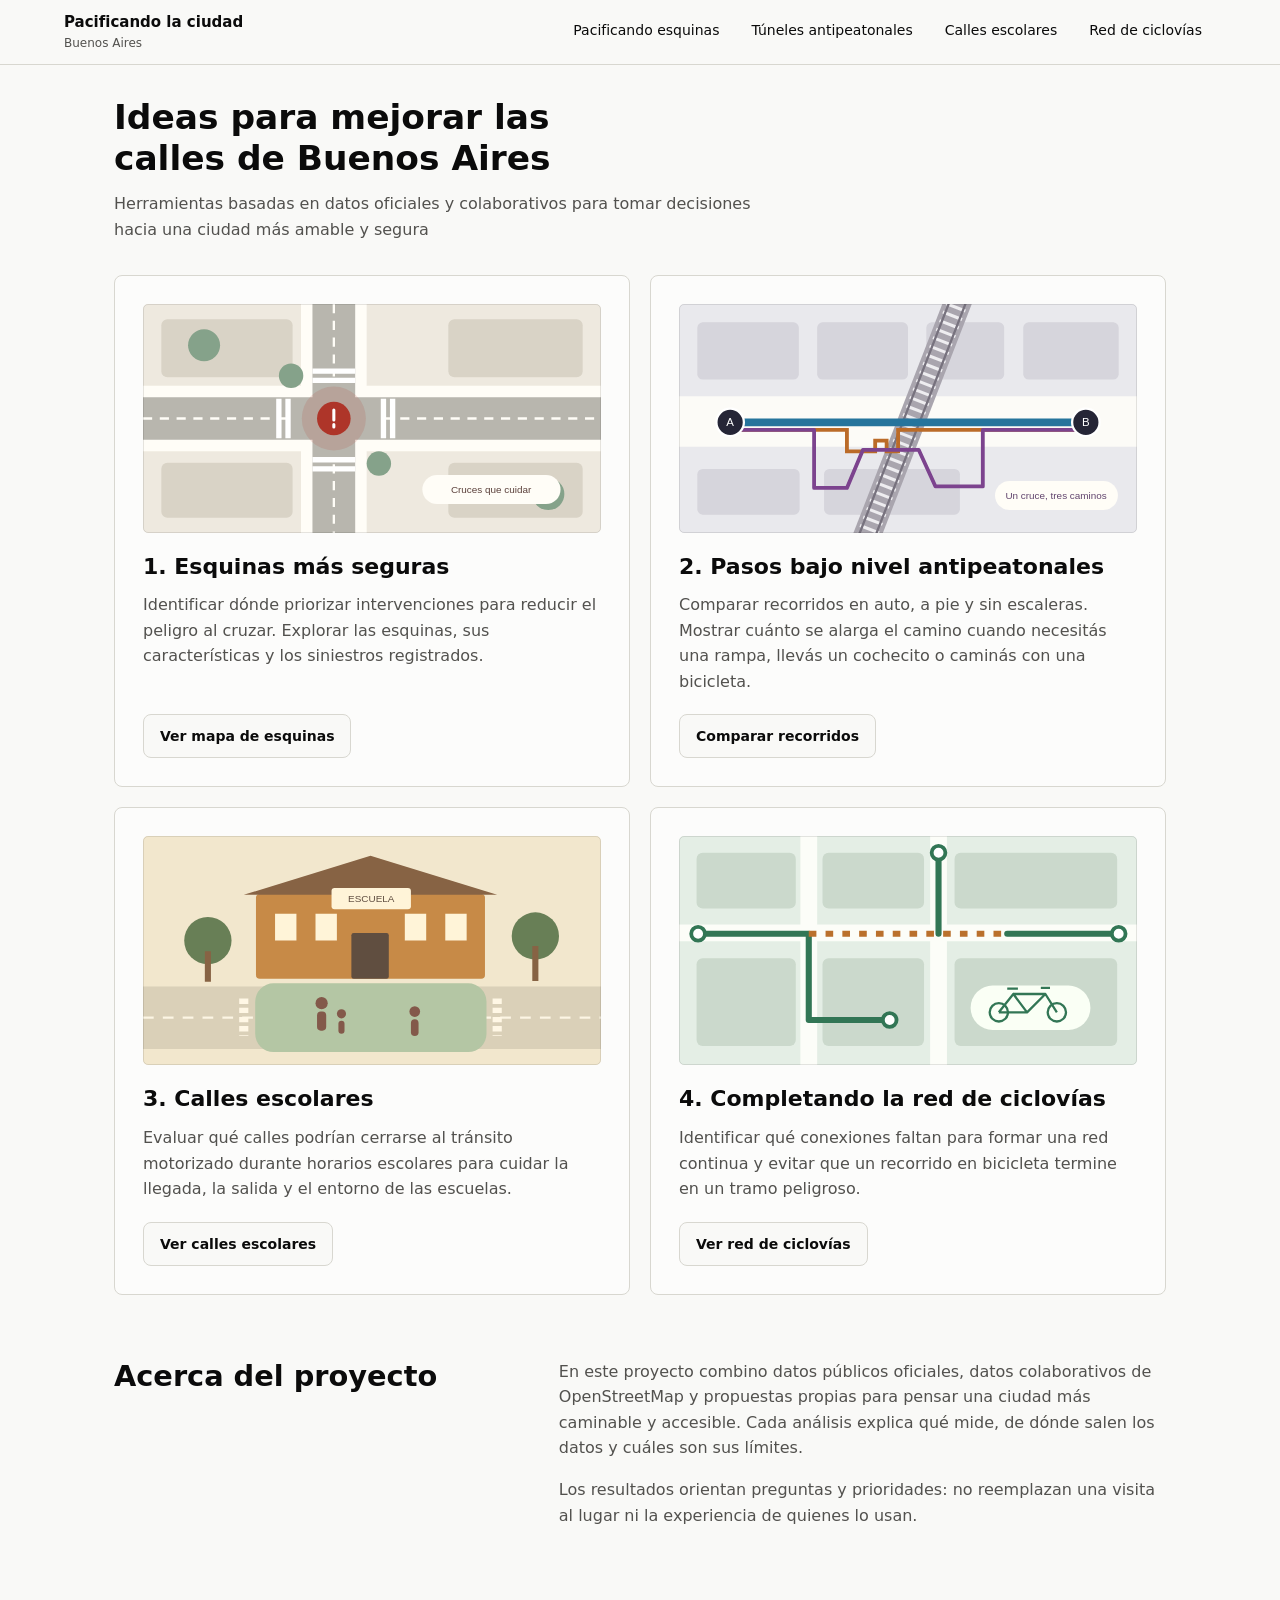
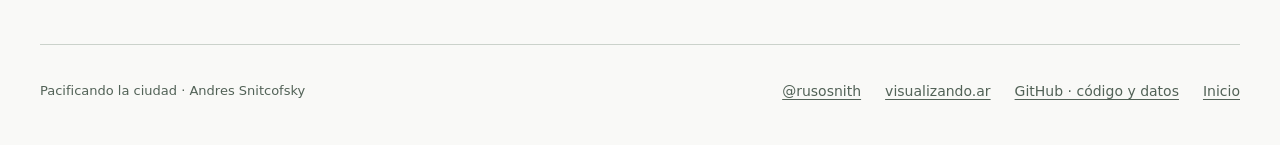
<file: index.html>
<!doctype html>
<html lang="es">
<head>
  <meta charset="utf-8">
  <meta name="viewport" content="width=device-width, initial-scale=1">
  <title>Pacificando la ciudad — Buenos Aires</title>
  <script>location.replace('web/' + location.search + location.hash);</script>
  <meta http-equiv="refresh" content="0; url=web/">
</head>
<body>
  <a href="web/">Pacificando la ciudad</a>
</body>
</html>
</file>
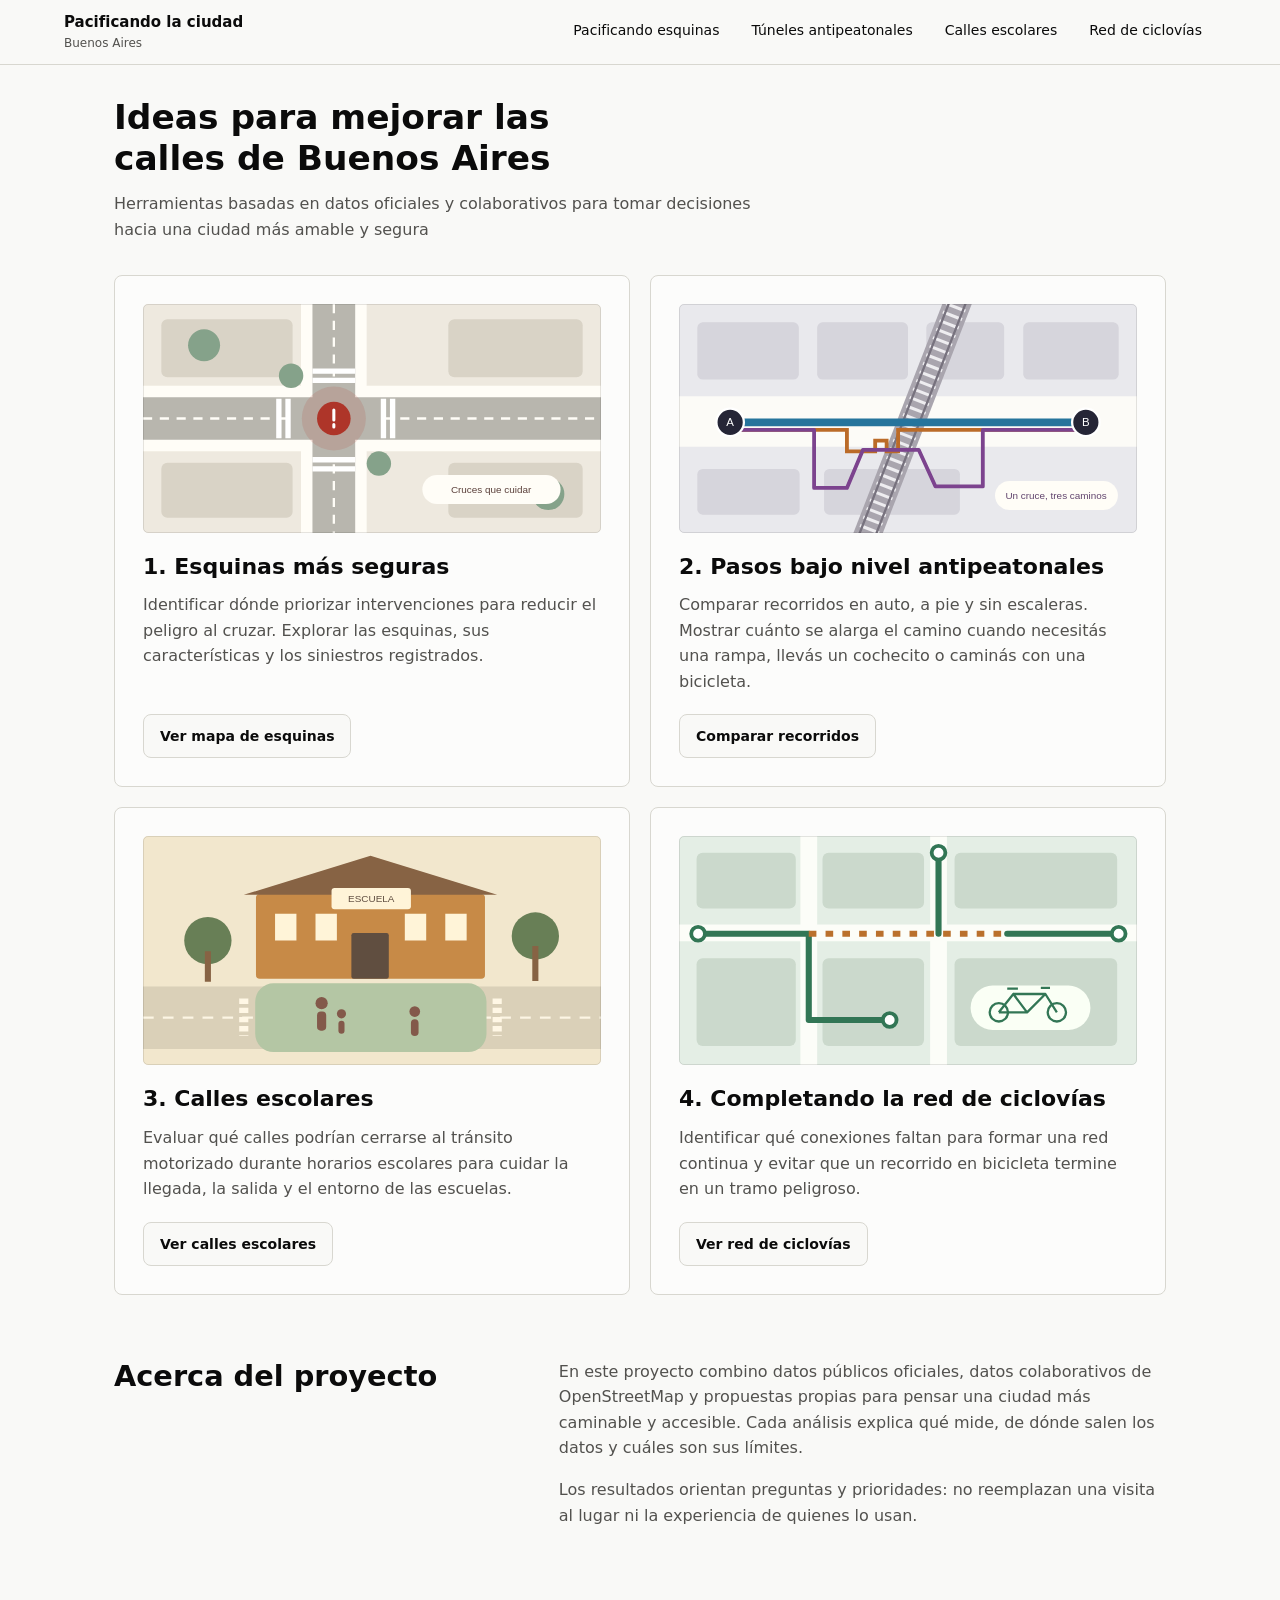
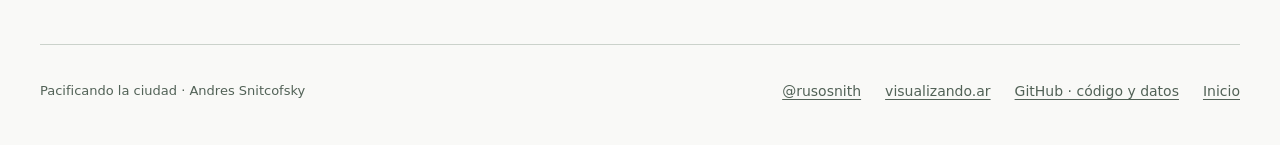
<file: web/index.html>
<!doctype html>
<html lang="es">
<head>
<link rel="stylesheet" href="site-ui.css?v=comments1">
<script src="site-ui.js?v=comments1"></script>
  <meta charset="utf-8">
  <meta name="viewport" content="width=device-width, initial-scale=1">
  <title>Pacificando la ciudad — Buenos Aires</title>
  <meta name="description" content="Ideas para mejorar las calles de Buenos Aires.">
  <link rel="stylesheet" href="landing.css?v=compact2">
  <script>
    // Preserve previously shared links to the analysis.
    if (location.hash === '#tuneles') location.replace('tuneles.html');
    if (location.hash === '#esquinas') location.replace('analisis.html');
  </script>
</head>
<body>
  <a class="skip" href="#contenido">Saltar al contenido</a>
  <header class="site-header"><div class="site-header-inner"><a class="site-brand" href="index.html"><strong>Pacificando la ciudad</strong><span>Buenos Aires</span></a><nav class="site-nav" aria-label="Análisis"><a href="analisis.html">Pacificando esquinas</a><a href="tuneles.html">Túneles antipeatonales</a><a href="escuelas.html">Calles escolares</a><a href="ciclovias.html">Red de ciclovías</a></nav></div></header>
  <main id="contenido" class="wrap">
    <section class="hero" aria-labelledby="proposito">
      <h1 id="proposito">Ideas para mejorar las calles de Buenos Aires</h1>
      <p class="intro">Herramientas basadas en datos oficiales y colaborativos para tomar decisiones hacia una ciudad más amable y segura</p>
    </section>
    <section id="explorar" aria-label="Análisis">
      <div class="projects">
        <article class="project">
          <img class="project-thumb" src="assets/esquinas.svg" alt="" width="600" height="300">
          <h2>1. Esquinas más seguras</h2>
          <p>Identificar dónde priorizar intervenciones para reducir el peligro al cruzar. Explorar las esquinas, sus características y los siniestros registrados.</p>
          <a class="project-cta" href="analisis.html#esquinas">Ver mapa de esquinas</a>
        </article>
        <article class="project">
          <img class="project-thumb" src="assets/tuneles.svg" alt="" width="600" height="300">
          <h2>2. Pasos bajo nivel antipeatonales</h2>
          <p>Comparar recorridos en auto, a pie y sin escaleras. Mostrar cuánto se alarga el camino cuando necesitás una rampa, llevás un cochecito o caminás con una bicicleta.</p>
          <a class="project-cta" href="tuneles.html">Comparar recorridos</a>
        </article>
        <article class="project">
          <img class="project-thumb" src="assets/escuelas.svg" alt="" width="600" height="300" loading="lazy">
          <h2>3. Calles escolares</h2>
          <p>Evaluar qué calles podrían cerrarse al tránsito motorizado durante horarios escolares para cuidar la llegada, la salida y el entorno de las escuelas.</p>
          <a class="project-cta" href="escuelas.html">Ver calles escolares</a>
        </article>
        <article class="project">
          <img class="project-thumb" src="assets/ciclovias.svg" alt="" width="600" height="300" loading="lazy">
          <h2>4. Completando la red de ciclovías</h2>
          <p>Identificar qué conexiones faltan para formar una red continua y evitar que un recorrido en bicicleta termine en un tramo peligroso.</p>
          <a class="project-cta" href="ciclovias.html">Ver red de ciclovías</a>
        </article>
      </div>
    </section>
    <section id="metodo" class="method" aria-labelledby="metodo-titulo">
      <h2 id="metodo-titulo">Acerca del proyecto</h2>
      <div><p>En este proyecto combino datos públicos oficiales, datos colaborativos de OpenStreetMap y propuestas propias para pensar una ciudad más caminable y accesible. Cada análisis explica qué mide, de dónde salen los datos y cuáles son sus límites.</p>
      <p>Los resultados orientan preguntas y prioridades: no reemplazan una visita al lugar ni la experiencia de quienes lo usan.</p>
      </div>
    </section>
  </main>

<footer class="site-footer"><span>Pacificando la ciudad · Andres Snitcofsky</span><nav aria-label="Enlaces del proyecto"><a href="https://twitter.com/rusosnith">@rusosnith</a><a href="https://visualizando.ar">visualizando.ar</a><a href="https://github.com/visualizando/pacificandoEsquinas">GitHub · código y datos</a><a href="index.html">Inicio</a></nav></footer></body>
</html>
</file>
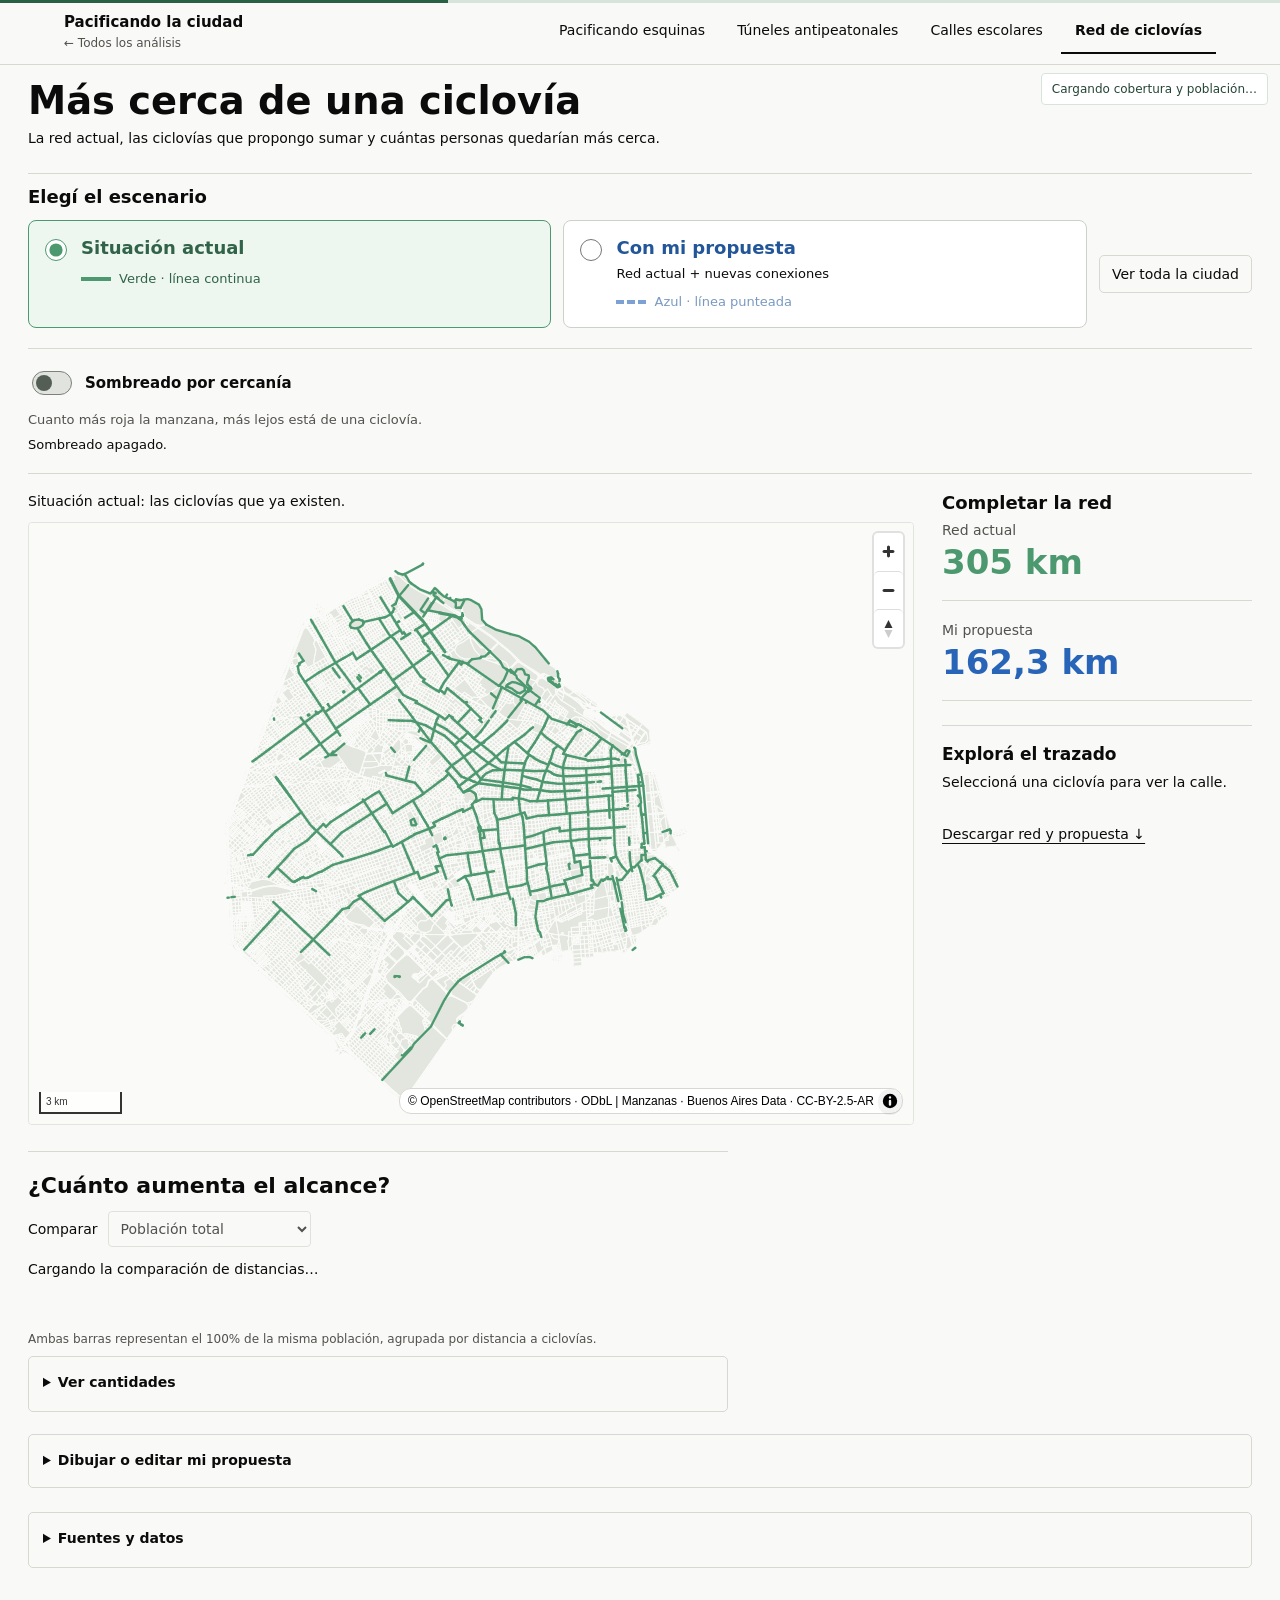
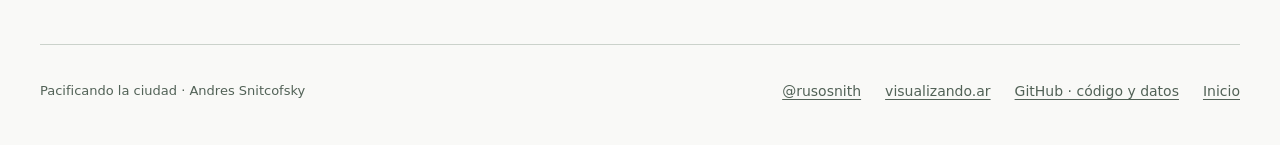
<file: web/ciclovias.html>
<!doctype html>
<html lang="es"><head>
<link rel="stylesheet" href="site-ui.css?v=comments1">
<script src="site-ui.js?v=comments1"></script><meta charset="utf-8"><meta name="viewport" content="width=device-width, initial-scale=1">
<title>Red de ciclovías — Pacificando la ciudad</title>
<link rel="stylesheet" href="landing.css?v=2"><link rel="stylesheet" href="schools.css?v=noise1"><link rel="stylesheet" href="ciclovias.css?v=scenario1">
<link rel="stylesheet" href="vendor/maplibre-gl-4.7.1/maplibre-gl.css">
<script src="vendor/maplibre-gl-4.7.1/maplibre-gl.js" defer></script><script src="cycle-router.js?v=1" defer></script><script src="cycle-editor.js?v=palette2" defer></script><script src="cycle-histogram.js?v=copy1" defer></script><script src="cycle-coverage.js?v=loading1" defer></script><script src="ciclovias.js?v=comments1" defer></script>
</head><body>
<div id="site-loading" class="site-loading" role="status" aria-live="polite"><span>Cargando datos y mapa…</span></div><a class="skip" href="#contenido">Saltar al contenido</a>
<header class="site-header"><div class="site-header-inner"><a class="site-brand" href="index.html#explorar" data-analysis-back><strong>Pacificando la ciudad</strong><span>← Todos los análisis</span></a><nav class="site-nav" aria-label="Análisis"><a href="analisis.html">Pacificando esquinas</a><a href="tuneles.html">Túneles antipeatonales</a><a href="escuelas.html">Calles escolares</a><a href="ciclovias.html" aria-current="page">Red de ciclovías</a></nav></div></header>
<main id="contenido" class="school-main"><div class="heading"><h1>Más cerca de una ciclovía</h1><p>La red actual, las ciclovías que propongo sumar y cuántas personas quedarían más cerca.</p></div>
<div class="workspace"><aside><div class="layer-heading"><h2>Elegí el escenario</h2></div><div class="cycle-controls" role="group" aria-label="Escenario del mapa">
<label class="network-card network-current"><input id="existing" name="scenario" value="current" type="radio" checked disabled><span class="network-copy"><strong>Situación actual</strong><span class="network-key"><i class="line-existing" aria-hidden="true"></i>Verde · línea continua</span></span></label>
<label class="network-card network-proposal"><input id="proposed" name="scenario" value="total" type="radio" disabled><span class="network-copy"><strong>Con mi propuesta</strong><span>Red actual + nuevas conexiones</span><span class="network-key"><i class="line-proposed" aria-hidden="true"></i>Azul · línea punteada</span></span></label>
<button id="reset-map" type="button" disabled>Ver toda la ciudad</button></div>
<div class="coverage-controls"><label class="coverage-toggle"><input id="coverage-toggle" type="checkbox" role="switch" disabled><span>Sombreado por cercanía</span></label><p class="coverage-note">Cuanto más roja la manzana, más lejos está de una ciclovía.</p><p id="coverage-status" role="status">Cargando distancias…</p><div id="coverage-legend" class="coverage-legend" aria-label="Escala de distancia en metros" hidden></div></div>
</aside>
<section class="results" aria-label="Mapa de la red de ciclovías"><p id="status" role="status">Cargando la red y la propuesta…</p><div id="map" aria-label="Mapa interactivo de ciclovías existentes y propuestas"></div></section>
<section class="impact" aria-labelledby="impact-title"><h2 id="impact-title">Completar la red</h2><div id="metrics" class="cycle-metrics" aria-live="polite"></div><div id="selection" class="cycle-selection" aria-live="polite"><h3>Explorá el trazado</h3><p>Seleccioná una ciclovía para ver la calle.</p></div><a class="cycle-download" href="../data/processed/cycle-completion.json" download>Descargar red y propuesta ↓</a></section></div>
<section class="histogram-panel" aria-labelledby="histogram-title"><h2 id="histogram-title">¿Cuánto aumenta el alcance?</h2><label class="histogram-measure">Comparar <select id="histogram-measure" disabled><option value="population" selected>Población total</option><option value="age_0_14_est" disabled>Población de 0–14 años</option></select></label><p id="histogram-summary" role="status">Cargando la comparación de distancias…</p><div id="distance-histogram" class="population-stacks" role="group" aria-label="Comparación de población por distancia"></div><div id="population-stack-legend" class="population-stack-legend" aria-label="Distancias: cerca a lejos"></div><p id="histogram-detail" aria-live="polite"></p><p id="histogram-method" class="histogram-note">Ambas barras representan el 100% de la misma población, agrupada por distancia a ciclovías.</p><details><summary>Ver cantidades</summary><table class="histogram-table"><thead><tr><th scope="col">Distancia</th><th scope="col">Red actual</th><th scope="col">Con la propuesta</th></tr></thead><tbody id="histogram-table-body"></tbody></table></details></section>
<details id="draw-panel" class="draw-panel"><summary>Dibujar o editar mi propuesta</summary><section class="draw-controls" aria-label="Dibujar mi propuesta">
<label><input id="show-draft" type="checkbox">Ver borrador editable</label><div class="draw-buttons"><button id="draw-toggle" type="button" aria-pressed="false" disabled>Dibujar propuesta</button><button id="draw-new" type="button" disabled>Nuevo corredor</button><select id="my-corridors" aria-label="Corredor a editar" disabled></select><button id="draw-undo" type="button" disabled>Deshacer</button><button id="draw-delete" type="button" disabled>Eliminar corredor</button><button id="draw-export" type="button" disabled>Descargar propuesta</button><button id="draw-import" type="button" disabled>Cargar propuesta</button><input id="draw-file" type="file" accept=".json,application/json" hidden></div>
<p id="draw-status" role="status">Cargando calles para dibujar…</p><p class="draw-note"><span aria-hidden="true">●</span> Marcá puntos y arrastralos para ajustar el recorrido violeta. El borrador se guarda en este navegador; descargalo para conservar una copia.</p><p class="draw-note">El borrador no modifica la comparación de alcance.</p>
</section></details>
<details class="methodology"><summary>Fuentes y datos</summary>
<p>Distancias aproximadas en línea recta. La población se estima por radio censal, no por domicilio. El grupo de 0–14 años incluye a quienes tienen 14.</p><p id="population-source" class="histogram-note" hidden></p><p id="source-date"></p>
<p>Fuentes: <a href="https://www.openstreetmap.org/copyright">OpenStreetMap · ODbL</a> y <a href="https://data.buenosaires.gob.ar/dataset/calles">Buenos Aires Data · CC-BY-2.5-AR</a>. <a href="../docs/CICLOVIAS.md">Ver metodología</a>.</p>
</details></main><footer class="site-footer"><span>Pacificando la ciudad · Andres Snitcofsky</span><nav aria-label="Enlaces del proyecto"><a href="https://twitter.com/rusosnith">@rusosnith</a><a href="https://visualizando.ar">visualizando.ar</a><a href="https://github.com/visualizando/pacificandoEsquinas">GitHub · código y datos</a><a href="index.html">Inicio</a></nav></footer></body></html>
</file>
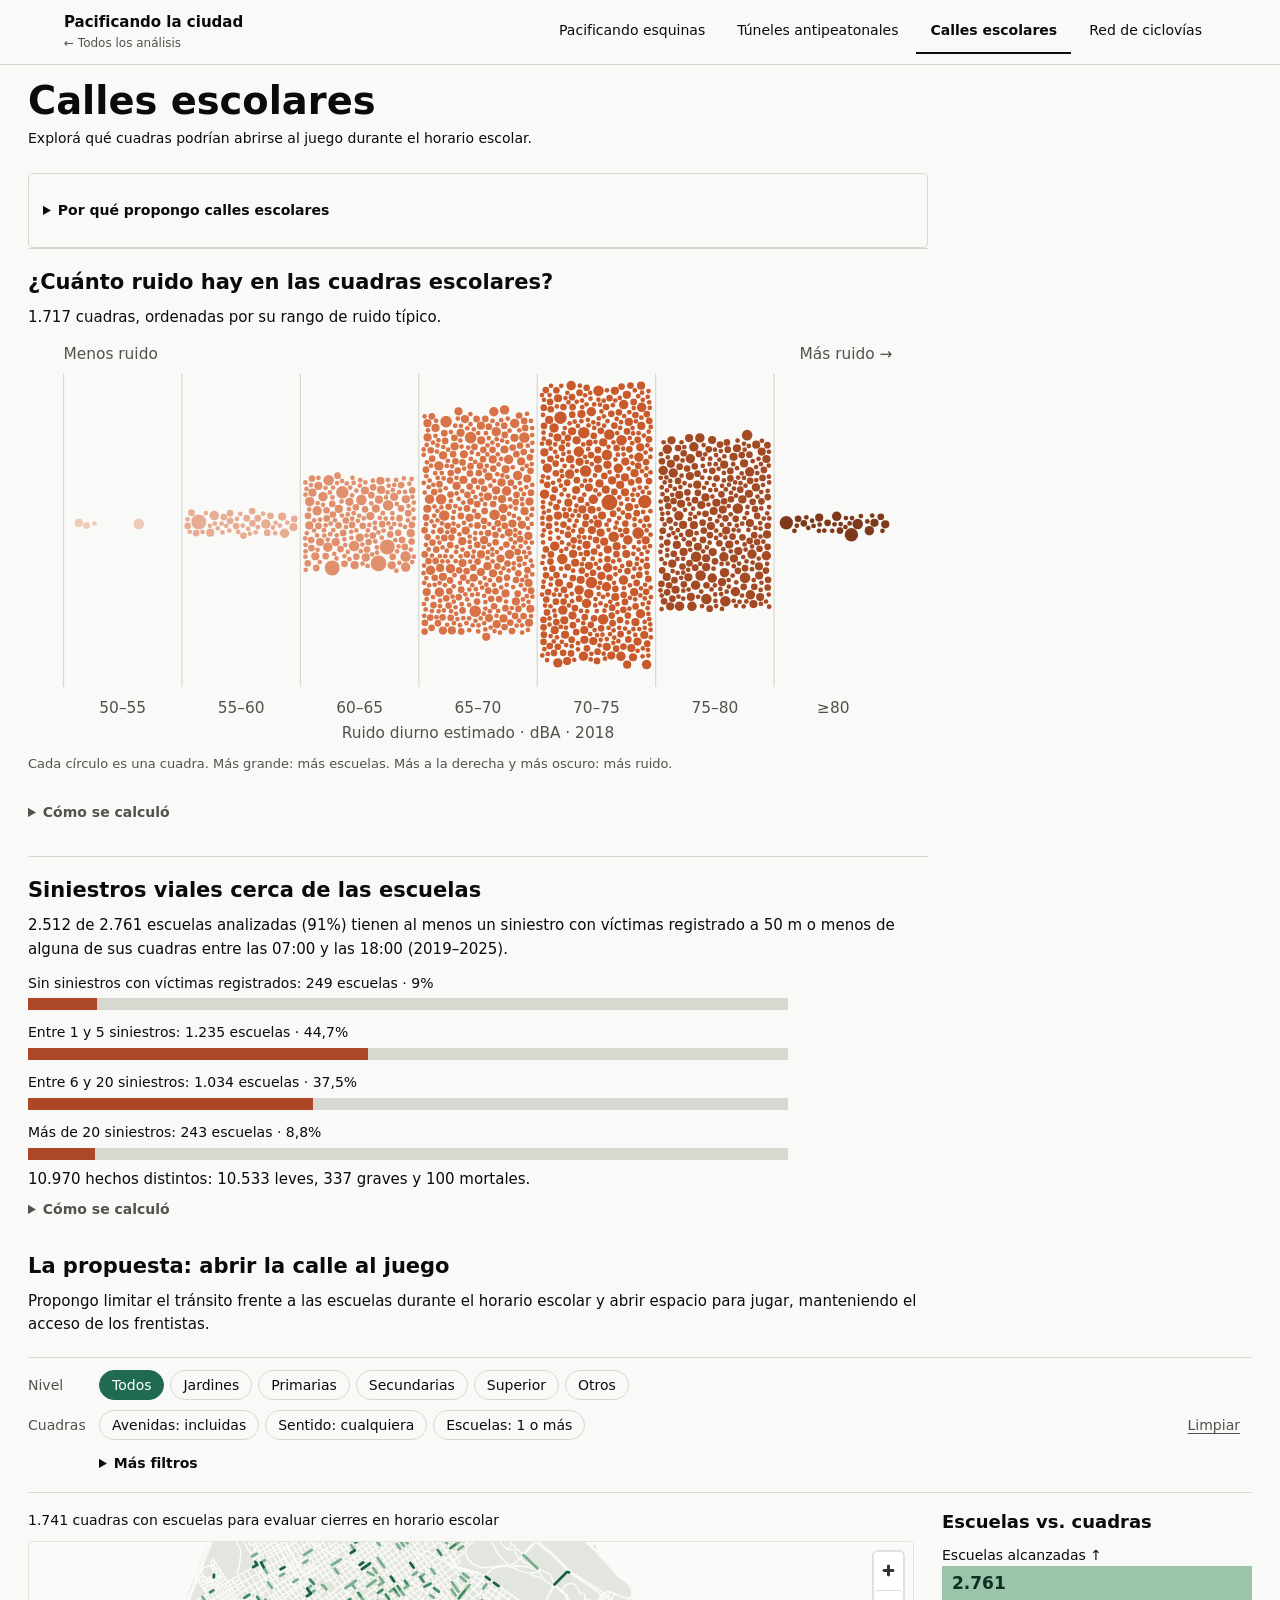
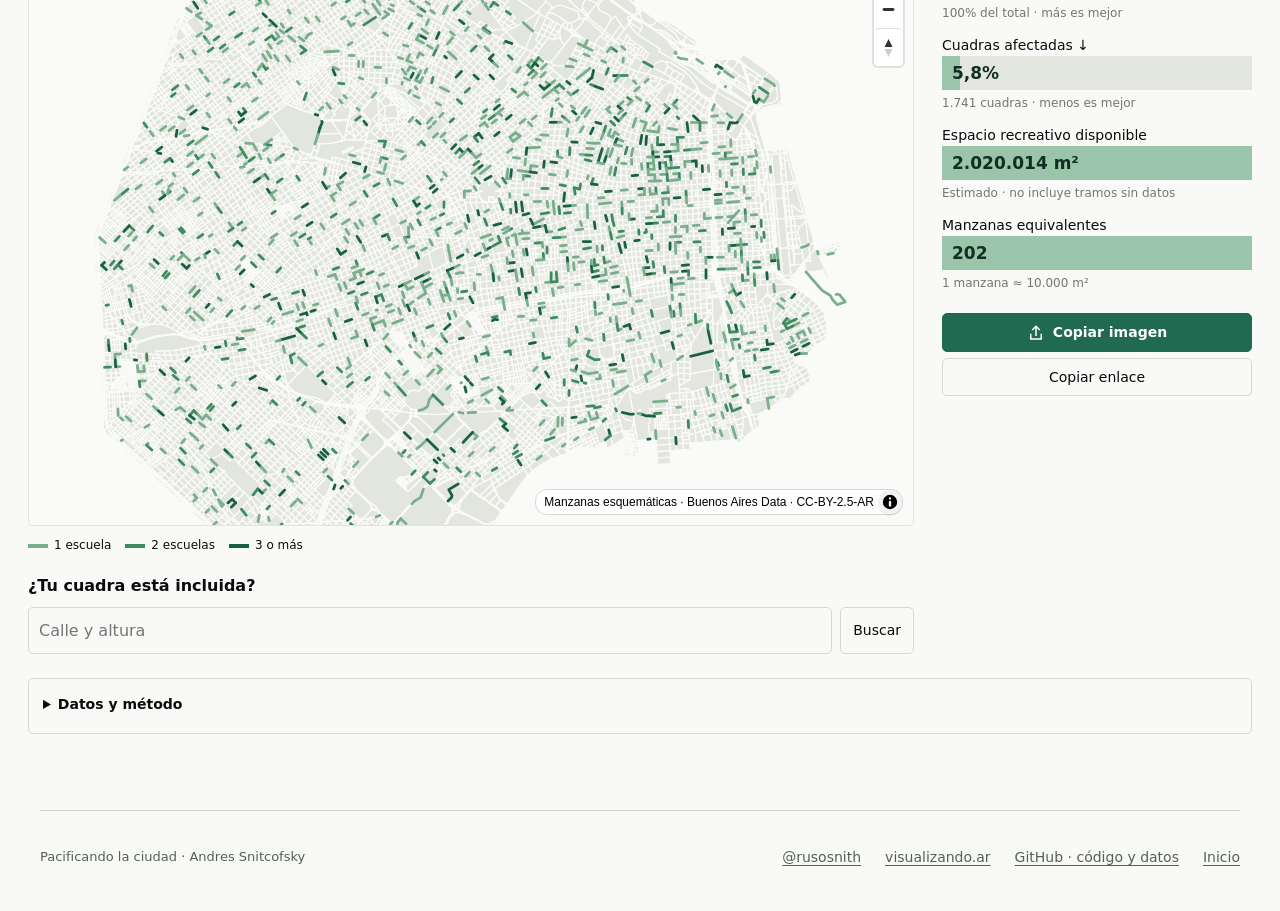
<file: web/escuelas.html>
<!doctype html>
<html lang="es"><head>
<link rel="stylesheet" href="site-ui.css?v=comments1">
<script src="site-ui.js?v=comments1"></script><meta charset="utf-8"><meta name="viewport" content="width=device-width, initial-scale=1">
<title>Calles escolares — Pacificando la ciudad</title>
<link rel="stylesheet" href="landing.css?v=2"><link rel="stylesheet" href="schools.css?v=noise1"><link rel="stylesheet" href="school-intro.css?v=1">
<link rel="stylesheet" href="vendor/maplibre-gl-4.7.1/maplibre-gl.css">
<script src="vendor/maplibre-gl-4.7.1/maplibre-gl.js" defer></script>
<script src="school-address-search.js?v=1" defer></script><script src="school-filters.js?v=multilevel9" defer></script><script src="school-link.js?v=multilevel9" defer></script><script src="schools.js?v=loading1" defer></script><script src="school-share.js?v=multilevel9" defer></script></head>
<body>
<div id="site-loading" class="site-loading" role="status" aria-live="polite"><span>Cargando datos y mapa…</span></div><a class="skip" href="#contenido">Saltar al contenido</a>
<header class="site-header"><div class="site-header-inner"><a class="site-brand" href="index.html#explorar" data-analysis-back><strong>Pacificando la ciudad</strong><span>← Todos los análisis</span></a><nav class="site-nav" aria-label="Análisis"><a href="analisis.html">Pacificando esquinas</a><a href="tuneles.html">Túneles antipeatonales</a><a href="escuelas.html" aria-current="page">Calles escolares</a><a href="ciclovias.html">Red de ciclovías</a></nav></div></header>
<main id="contenido" class="school-main"><div class="heading"><h1>Calles escolares</h1><p>Explorá qué cuadras podrían abrirse al juego durante el horario escolar.</p></div>
<details class="school-intro"><summary>Por qué propongo calles escolares</summary>
<ul>
<li><strong>Ruido.</strong> El tránsito puede interferir con las actividades escolares y la concentración. <a href="https://www.who.int/europe/health-topics/noise">OMS: ruido y salud</a>.</li>
<li><strong>Contaminación.</strong> El NO₂ de la combustión de motores irrita las vías respiratorias. Los chicos son especialmente vulnerables a la contaminación porque sus pulmones todavía se desarrollan. <a href="https://www.who.int/teams/environment-climate-change-and-health/air-quality-and-health/health-impacts/types-of-pollutants">OMS: contaminantes</a> · <a href="https://www.who.int/publications-detail-redirect/air-pollution-and-child-health">Salud infantil</a>.</li>
<li><strong>Inseguridad vial.</strong> La velocidad y los cruces inseguros exponen a quienes llegan caminando o en bicicleta. <a href="https://www.who.int/news-room/questions-and-answers/item/road-traffic-injuries-children">OMS: seguridad vial infantil</a>.</li>
<li><strong>Poco espacio para jugar.</strong> El tránsito limita el uso de la calle para el juego y el encuentro. <a href="https://www.unicef.org/reports/shaping-urbanization-children">UNICEF: ciudades para la infancia</a>.</li>
</ul>
</details>
<section class="noise-evidence" aria-labelledby="noise-title">
<h2 id="noise-title">¿Cuánto ruido hay en las cuadras escolares?</h2>
<p id="noise-summary" role="status">Cargando el cruce con ruido diurno de 2018…</p>
<div class="noise-scroll" tabindex="0" role="region" aria-label="Gráfico de ruido; desplazamiento horizontal en pantallas pequeñas"><svg id="noise-chart" role="img" aria-label="Una cuadra por círculo, de menor a mayor ruido diurno"></svg></div>
<p id="noise-point" class="noise-note">Cada círculo es una cuadra. Más grande: más escuelas. Más a la derecha y más oscuro: más ruido.</p>
<details><summary>Cómo se calculó</summary><p id="noise-coverage"></p><p>Se muestrea el eje de cada cuadra cada 5 m como máximo y se toma el rango de la mediana de esas muestras (la inferior en caso de empate). No es un promedio acústico ni una medición dentro del aula. Los círculos se acomodan dentro de su rango para no superponerse: su altura no representa otra variable. El área de cada círculo es proporcional a la cantidad de escuelas. El gráfico incluye todas las cuadras escolares, sin aplicar los filtros de la propuesta.</p><p>Fuente: <a href="https://data.buenosaires.gob.ar/dataset/mapa-ruido/resource/ce377913-43ac-4686-b244-0ac4c55012da">Mapa de ruido diurno 2018, BA Data</a> · CC-BY-2.5-AR. Es una estimación histórica; no describe necesariamente el ruido actual. <a href="../data/processed/school-noise.json">Descargar cruce</a>.</p></details>
</section>
<section class="noise-evidence" aria-labelledby="crash-title">
<h2 id="crash-title">Siniestros viales cerca de las escuelas</h2>
<p id="crash-summary" role="status">Cargando siniestros de 2019–2025…</p>
<div id="crash-bars" class="crash-bars"></div>
<p id="crash-deaths"></p>
<details><summary>Cómo se calculó</summary><p>Siniestros con víctimas leves, graves o mortales; no incluye choques sin lesionados. Hechos a 50 m o menos del eje de una cuadra escolar, incluidos sus extremos. Cada escuela se cuenta una sola vez. Si tiene varios frentes, se unen sus hechos sin duplicarlos. La distancia se mide a sus cuadras, no a la puerta de la escuela. Un hecho puede estar cerca de varias escuelas; el total de hechos y fallecidos se cuenta una sola vez. Se incluyen hechos desde las 07:00 inclusive hasta las 18:00 exclusive, de todas las edades y todos los días, incluidos fines de semana y vacaciones. Es una franja horaria, no un calendario escolar; no implica que las víctimas fueran estudiantes. La cercanía no demuestra que un cierre hubiera evitado el hecho.</p><p id="crash-missing"></p><p>Las escuelas corresponden al relevamiento usado en este mapa; pueden no haber estado allí durante todo el período. Sin hechos registrados no significa sin riesgo. Este cruce no compara con cuadras sin escuelas ni ajusta por tránsito.</p><p>Fuente: <a href="https://data.buenosaires.gob.ar/dataset/victimas-siniestros-viales">Siniestros viales, BA Data</a>, hechos 2019–2025. <a href="../data/processed/school-crashes.json">Descargar cruce</a>.</p></details>
</section>
<script src="school-crashes.js?v=loading1" defer></script>
<section class="school-proposal" aria-labelledby="proposal-title"><h2 id="proposal-title">La propuesta: abrir la calle al juego</h2><p>Propongo limitar el tránsito frente a las escuelas durante el horario escolar y abrir espacio para jugar, manteniendo el acceso de los frentistas.</p></section>
<script src="school-noise.js?v=loading1" defer></script>
<div class="workspace"><aside><form id="filters">
<div class="filter-row"><span class="filter-label">Nivel</span><div id="level-chips" class="chips" role="group" aria-label="Nivel educativo">
<button type="button" data-level="" aria-pressed="true">Todos</button><button type="button" data-level="inicial" aria-pressed="false">Jardines</button><button type="button" data-level="primaria" aria-pressed="false">Primarias</button><button type="button" data-level="secundaria" aria-pressed="false">Secundarias</button><button type="button" data-level="superior" aria-pressed="false">Superior</button><button type="button" data-level="otros" aria-pressed="false">Otros</button></div><input id="level" type="hidden" value=""></div>
<div class="filter-row"><span class="filter-label">Cuadras</span><label class="chip"><input id="no-avenues" type="checkbox"><span id="avenue-label">Avenidas: incluidas</span></label><label class="chip"><input id="one-way" type="checkbox"><span id="direction-label">Sentido: cualquiera</span></label><button id="multiple" type="button" class="chip-button" aria-pressed="false">Escuelas: 1 o más</button><button type="reset" class="reset">Limpiar</button></div>
<details class="more-filters"><summary>Más filtros <span id="extra-count"></span></summary><div class="extra-grid">
<label>Gestión<select id="sector"><option value="">Todas</option><option>Estatal</option><option>Privada</option></select></label>
<label>Comuna<select id="commune"><option value="">Toda la ciudad</option></select></label>
<label>Establecimientos por cuadra<select id="minimum"><option value="1">Uno o más</option><option value="2">Dos o más</option><option value="3">Tres o más</option></select></label>
<label class="check"><input id="review" type="checkbox" checked>Incluir ubicaciones aproximadas</label></div></details>
</form></aside>
<section class="results" aria-label="Resultados"><p id="status" role="status">Cargando escuelas y cuadras…</p>
<div id="map" aria-label="Mapa de cuadras con establecimientos educativos"></div><div class="legend"><span><i class="single-school"></i>1 escuela</span><span><i class="two-schools"></i>2 escuelas</span><span><i class="many-schools"></i>3 o más</span></div>

<form id="address-search" class="address-search"><label for="address">¿Tu cuadra está incluida?</label><div><input id="address" placeholder="Calle y altura" autocomplete="street-address" required><button type="submit">Buscar</button></div></form><div id="address-result" aria-live="polite"></div></section>
<section class="impact" aria-labelledby="impact-title"><h2 id="impact-title">Escuelas vs. cuadras</h2><div id="metrics" class="metrics" aria-live="polite"></div><button id="copy-image" type="button"><svg aria-hidden="true" viewBox="0 0 24 24" width="18" height="18" fill="none" stroke="currentColor" stroke-width="2"><path d="M12 16V3m-5 5 5-5 5 5M5 13v7h14v-7"/></svg> Copiar imagen</button><button id="copy-link" type="button">Copiar enlace</button><p id="copy-status" role="status"></p><a id="save-image" hidden download="calles-escolares.png">Descargar imagen</a></section></div>
<details class="methodology"><summary>Datos y método</summary>
<p><a href="https://data.buenosaires.gob.ar/dataset/establecimientos-educativos">Escuelas</a> y <a href="https://data.buenosaires.gob.ar/dataset/calles">calles de BA Data</a> · CC-BY-2.5-AR · septiembre de 2026.</p>
<p id="coverage"></p>
<p>Ubicación aproximada: el domicilio no permite identificar la cuadra con suficiente certeza. Se asignó una calle cercana.</p>
<p id="surface-detail"></p><p>Superficie calculada entre veredas de 2019, con mediciones cada 5 m como máximo. Se excluyen intervalos sin datos y 10 m en cada extremo para no sumar cruces. El total es parcial, sin extrapolación. Los porcentajes usan totales fijos de CABA, no del área visible. Las manzanas son esquemáticas.</p>
<p>Manzanas equivalentes: superficie temporal ÷ 10.000 m² (referencia de 100 × 100 m, no tamaño real de cada manzana).</p>
<a href="../docs/CALLES_ESCOLARES.md">Método completo</a></details></main><footer class="site-footer"><span>Pacificando la ciudad · Andres Snitcofsky</span><nav aria-label="Enlaces del proyecto"><a href="https://twitter.com/rusosnith">@rusosnith</a><a href="https://visualizando.ar">visualizando.ar</a><a href="https://github.com/visualizando/pacificandoEsquinas">GitHub · código y datos</a><a href="index.html">Inicio</a></nav></footer></body></html>
</file>
<file: web/site-ui.css>
.site-loading{position:fixed;inset:0 0 auto;z-index:10000;height:3px;background:#d7e4dc;pointer-events:none}.site-loading[hidden]{display:none}.site-loading::before{content:"";display:block;width:35%;height:100%;background:#286044;animation:site-progress 1.4s ease-in-out infinite}.site-loading span{position:absolute;right:12px;top:10px;max-width:calc(100vw - 24px);padding:6px 10px;border:1px solid #d7e4dc;border-radius:4px;background:#fff;color:#254535;font:12px/1.5 system-ui,sans-serif;box-sizing:border-box}.site-loading.has-error::before{animation:none;width:100%;background:#9b432b}.site-loading.has-error span{color:#873b25}.site-footer{box-sizing:border-box;width:calc(100% - 40px);max-width:1200px;margin:36px auto 0;padding:24px 0 32px;border-top:1px solid #cbd2cb;display:flex;justify-content:space-between;align-items:center;gap:12px 24px;flex-wrap:wrap;color:var(--muted,#526257);font:13px/1.6 system-ui,sans-serif}.site-footer nav{display:flex;gap:8px 24px;flex-wrap:wrap}.site-footer a{color:inherit;text-underline-offset:3px;padding:8px 0}.site-footer a:focus-visible{outline:2px solid currentColor;outline-offset:4px}@keyframes site-progress{from{transform:translateX(-100%)}to{transform:translateX(386%)}}@media(prefers-reduced-motion:reduce){.site-loading::before{animation:none;width:100%}}

/* Shared navigation stays visible without covering anchor targets. */
:root { --site-header-height: 76px; }
html { scroll-padding-top: calc(var(--site-header-height) + 16px); }
.site-header { position: sticky; top: 0; z-index: 1000; padding: 0; background: var(--page, #f9f9f7); color: var(--ink, #0b0b0b); border-bottom: 1px solid var(--line, var(--border, #d8d7d0)); }
.site-header-inner { max-width: 1200px; margin: 0 auto; padding: 8px 24px; display: flex; align-items: center; justify-content: space-between; gap: 12px 24px; }
.site-header .site-brand { display: flex; flex-direction: column; gap: 2px; padding: 4px 0; color: inherit; text-decoration: none; line-height: 1.4; }
.site-brand strong { font-size: 15px; font-weight: 700; }
.site-brand span { font-size: 12px; color: var(--secondary, var(--ink-2, #52514e)); }
.site-header .site-nav { display: flex; gap: 4px; flex-wrap: wrap; }
.site-nav a { display: inline-flex; justify-content: center; align-items: center; min-height: 44px; padding: 8px 14px; font-size: 14px; line-height: 1.4; color: inherit; text-decoration: none; border-bottom: 2px solid transparent; }
.site-nav a[aria-current="page"] { font-weight: 700; border-bottom-color: currentColor; }
.site-header .theme-toggle { position: static; flex: 0 0 44px; min-height: 44px; margin: 0; box-shadow: none; }
.site-header :is(a,button):focus-visible { outline: 2px solid currentColor; outline-offset: 2px; }
.site-skip, .skip { position: fixed; top: -100px; left: 12px; z-index: 11000; padding: 12px; background: var(--surface, white); color: var(--ink, black); }
.site-skip:focus, .skip:focus { top: 8px; }
.site-loading span { top: calc(var(--site-header-height) + 8px); }
@media (hover: hover) { .site-nav a:hover, .site-brand:hover span { text-decoration: underline; text-underline-offset: 4px; } }
@media (max-width: 980px) {
  :root { --site-header-height: 116px; }
  .site-header-inner { padding: 8px 16px 0; gap: 4px 12px; flex-wrap: wrap; }
  .site-header .site-nav { order: 3; width: 100%; display: grid; grid-template-columns: repeat(4, minmax(0, 1fr)); gap: 0; }
  .site-nav a { padding: 8px 4px; font-size: 13px; }
}

.source-note { margin: 24px 0; color: var(--ink-2, var(--secondary)); font-size: 13px; }
.source-note summary, .school-intro summary { cursor: pointer; padding-block: 12px; font-weight: 600; }
.source-note #footer { border: 0; margin: 0; padding: 12px 0; }

.site-header .site-brand { flex-shrink: 0; }
.site-nav a { text-align: center; }
@media (max-width: 520px) {
  .site-header .site-nav { grid-template-columns: repeat(2, minmax(0, 1fr)); }
  .site-nav a { padding: 8px 6px; }
}
</file>
<file: web/landing.css>
:root { color-scheme:light dark; --page:#f9f9f7; --surface:#fcfcfb; --ink:#0b0b0b; --secondary:#52514e; --line:#d8d7d0; --accent:#7b0000; }
@media(prefers-color-scheme:dark) { :root { --page:#0d0d0d; --surface:#1a1a19; --ink:#fff; --secondary:#c3c2b7; --line:#383835; --accent:#ffb4a8; } }
* { box-sizing:border-box; }
body { margin:0; background:var(--page); color:var(--ink); font-family:system-ui,-apple-system,"Segoe UI",sans-serif; line-height:1.6; }
a { color:inherit; text-underline-offset:4px; }
.wrap { max-width:1100px; margin-inline:auto; padding-inline:24px; }
.skip { position:absolute; inset-block-start:-100px; padding:12px; background:var(--surface); z-index:10; }
.skip:focus { inset-block-start:8px; }
.topbar { display:flex; justify-content:space-between; align-items:center; flex-wrap:wrap; gap:12px 32px; padding-block:24px; }
.brand { font-weight:750; text-decoration:none; font-size:17px; padding-block:8px; }
.brand span { display:block; color:var(--secondary); font-weight:400; font-size:13px; }
nav { display:flex; flex-wrap:wrap; gap:24px; }
nav a { display:inline-flex; align-items:center; min-height:44px; font-size:14px; }
.hero { padding-block:32px; max-width:860px; }
.eyebrow { color:var(--accent); font-size:12px; font-weight:700; letter-spacing:normal; text-transform:uppercase; margin:0 0 20px; }
h1 { font-size:clamp(2.5rem,6.4vw,4.5rem); letter-spacing:normal; line-height:1.06; font-weight:750; margin:0 0 28px; }
.intro { font-size:clamp(1rem,2vw,1.2rem); max-width:65ch; color:var(--secondary); margin:0 0 28px; }
.primary { display:inline-flex; align-items:center; gap:32px; min-height:48px; padding:12px 20px; background:var(--ink); color:var(--page); font-weight:600; text-decoration:none; border-radius:6px; }
.section-head { margin-bottom:28px; }
h2 { font-size:clamp(1.4rem,3vw,1.8rem); letter-spacing:normal; line-height:1.25; margin:0 0 8px; }
.section-head p { margin:0; color:var(--secondary); }
.projects { display:grid; grid-template-columns:repeat(2,minmax(0,1fr)); gap:20px; }
.project { padding:28px; background:var(--surface); border:1px solid var(--line); border-radius:8px; display:flex; flex-direction:column; align-items:flex-start; }
.project-meta { display:flex; justify-content:space-between; align-items:center; flex-wrap:wrap; gap:8px 16px; width:100%; font-size:11px; color:var(--secondary); }
.status { font-size:12px; font-weight:600; }
.project:not(.upcoming) .status { color:var(--accent); }
h3 { font-size:24px; line-height:1.2; letter-spacing:normal; margin:28px 0 12px; }
.project p { color:var(--secondary); margin:0 0 20px; }
.project a { font-weight:650; display:inline-flex; gap:24px; min-height:44px; align-items:center; margin-top:auto; }
.project .pending { font-size:13px; margin:auto 0 0; padding-block:12px; }
.upcoming { background:transparent; }
.project-thumb { display:block; width:100%; height:auto; aspect-ratio:2; object-fit:cover; margin-top:0; border-radius:5px; outline:1px solid rgb(0 0 0 / .1); outline-offset:-1px; }
.project .project-cta { width:auto; max-width:100%; min-height:44px; padding:9px 16px; justify-content:center; border:1px solid var(--line); border-radius:8px; background:var(--page); color:var(--ink); text-decoration:none; font-size:14px; font-weight:600; }

.project .project-cta:focus-visible { outline:3px solid var(--ink); outline-offset:4px; }
@media(hover:hover) { .project .project-cta:hover { text-decoration:underline; border-color:var(--secondary); } }
@media(prefers-color-scheme:dark) { .project-thumb { outline-color:rgb(255 255 255 / .1); } }
.method { display:grid; grid-template-columns:1fr 1.5fr; gap:40px; padding-block:64px; }
.method p { margin:0 0 16px; color:var(--secondary); }
.method a { display:inline-block; padding-block:10px; }
footer.wrap { border-top:1px solid var(--line); padding-block:24px 40px; display:flex; justify-content:space-between; gap:16px; flex-wrap:wrap; font-size:13px; color:var(--secondary); }
section { scroll-margin-top:24px; }
@media(hover:hover) { a:hover { text-decoration:underline; } }
@media(max-width:620px) { .wrap { padding-inline:20px; } .hero { padding-block:24px; } .projects,.method { grid-template-columns:1fr; } .project { padding:24px; } .method { gap:16px; padding-block:48px; } }

.hero #proposito { font-size:clamp(1.65rem,3vw,2.15rem); line-height:1.2; margin-bottom:12px; text-wrap:balance; }
.hero .intro { font-size:16px; margin:0; }
.project h2 { font-size:22px; line-height:1.25; margin:20px 0 12px; }
</file>
<file: web/schools.css>
.school-main{max-width:1680px;margin:auto;padding:0 28px 40px}.heading{padding:12px 0 18px}.heading h1{font-size:clamp(1.7rem,3vw,2.4rem);margin:4px 0}.heading p{margin:6px 0;font-size:14px}.heading .eyebrow{font-size:12px}.workspace{display:grid;grid-template-columns:minmax(0,1fr) 310px;gap:18px 28px}.workspace>aside{grid-column:1/-1;border-top:1px solid var(--line);border-bottom:1px solid var(--line);padding:12px 0}.filter-row,.chips{display:flex;align-items:center;gap:6px;flex-wrap:wrap}.filter-row+.filter-row{margin-top:8px}.filter-label{width:65px;font-size:14px;color:var(--secondary)}button,.chip span,select{font:inherit;font-size:14px}button{cursor:pointer;color:var(--ink);background:transparent;border:1px solid var(--line);min-height:38px;padding:7px 12px;border-radius:5px}.chips button,.chip-button,.chip span{border-radius:24px}.chips button[aria-pressed=true],.chip-button[aria-pressed=true],.chip:has(input:checked) span{background:#216a52;border-color:#216a52;color:#fff}.chips button[aria-pressed=true]:before,.chip-button[aria-pressed=true]:before,.chip:has(input:checked) span:before{content:'✓ ';font-weight:600}.chip{position:relative;cursor:pointer;display:inline-flex}.chip input{position:absolute;opacity:0;width:100%;height:100%;margin:0;cursor:pointer}.chip span{display:block;border:1px solid var(--line);padding:7px 12px;min-height:38px;box-sizing:border-box}.chip:has(input:focus-visible) span,:focus-visible{outline:3px solid #216a52;outline-offset:3px}.reset{border:0;text-decoration:underline;text-underline-offset:3px;margin-left:auto;color:var(--secondary)}button:hover,.chip:hover span{box-shadow:inset 0 0 0 1px #216a52}.more-filters{border:0;margin:8px 0 0 71px;padding:0}.more-filters summary{font-size:14px;cursor:pointer;width:fit-content;min-height:28px}.extra-grid{display:flex;align-items:end;flex-wrap:wrap;gap:16px;padding:12px 0}.extra-grid label{font-size:14px}.extra-grid select{display:block;min-height:38px;margin-top:5px;max-width:100%;background:var(--page);color:var(--ink);border:1px solid var(--line);padding:6px;border-radius:4px}.check{display:flex;gap:8px;align-items:center;min-height:38px}.check input{width:18px;height:18px;accent-color:#216a52}.results{min-width:0}#status{font-size:13px;margin:0 0 10px;min-height:20px}#map{height:clamp(460px,65vh,800px);background:#fafbf8;border:1px solid #e2e5dc;border-radius:4px}.legend{display:flex;flex-wrap:wrap;gap:14px;margin-top:10px;font-size:12px}.legend span{display:flex;gap:6px;align-items:center}.legend i{width:20px;height:4px}.selected{background:#216a52}.review{background:#bc641c}.map-note{font-size:13px;color:var(--secondary);margin:8px 0 16px}.impact{padding-top:0}.impact h2{font-size:18px;margin:0 0 5px}.bars-note{font-size:12px;line-height:1.5;color:var(--secondary);margin:0 0 14px}.width-control{display:flex;align-items:center;flex-wrap:wrap;gap:6px;font-size:13px;border-bottom:1px solid var(--line);padding-bottom:12px}.width-control input{width:65px;padding:5px;min-height:34px;font:inherit;font-size:16px;border:1px solid var(--line);border-radius:4px;background:var(--page);color:var(--ink)}.width-control small{flex-basis:100%;color:var(--secondary);font-size:12px}.metrics{display:flex;flex-direction:column;gap:17px;margin-top:18px}.metric-head{display:flex;justify-content:space-between;align-items:baseline;gap:12px;font-size:14px}.metric strong{font-size:17px;font-variant-numeric:tabular-nums;white-space:nowrap}.bar-track{height:9px;background:#e3e6de;margin:7px 0 4px}.bar-fill{height:100%;background:#216a52}.bar-scale{display:flex;justify-content:space-between;gap:12px;font-size:11px;font-variant-numeric:tabular-nums;color:var(--secondary)}.bar-scale span:last-child{text-align:right}details:not(.more-filters){border:1px solid var(--line);padding:14px;border-radius:5px}summary{cursor:pointer;font-weight:600;font-size:14px;min-height:26px}.methodology{margin-top:24px}#block-list{max-height:350px;overflow:auto;margin-top:14px}.block-row{display:block;width:100%;text-align:left;border:0;border-bottom:1px solid var(--line);border-radius:0;font-size:14px}.maplibregl-popup-content{color:#20251f;max-height:330px;overflow:auto;font:14px/1.5 system-ui}.maplibregl-popup-content h3{font-size:17px}.maplibregl-popup-content ul{padding-left:18px}@media(max-width:1000px){.workspace{grid-template-columns:minmax(0,1fr) 265px;gap:18px}.school-main{padding:0 18px 32px}.metric-head{font-size:13px}.metric strong{font-size:15px}}@media(max-width:760px){.workspace{grid-template-columns:1fr}.workspace>aside{grid-column:auto}.impact{grid-row:3}.metrics{display:grid;grid-template-columns:repeat(2,minmax(0,1fr));gap:18px}.metric:last-child{grid-column:1/-1}#map{height:52vh;min-height:350px}.topbar{flex-wrap:wrap;gap:12px}.filter-label{width:100%;font-size:12px}.more-filters{margin-left:0}.reset{margin-left:0}.chips button,.chip-button,.chip span{min-height:40px}.extra-grid{align-items:start}.metric-head{flex-wrap:wrap;gap:4px}.heading p{max-width:48ch}}@media(forced-colors:active){.chip input{position:static;opacity:1;width:20px;height:20px}.bar-track{border:1px solid CanvasText}.bar-fill{background:Highlight}}
.primary-metric{padding:16px 0;border-bottom:1px solid var(--line)}.primary-metric .metric-head{display:block}.primary-metric .metric-head strong{display:block;font-size:32px;line-height:1.3;margin-top:5px}.primary-metric .bar-track{height:12px}.primary-metric .bar-scale{font-size:13px;font-weight:600}.metric .bar-scale{justify-content:flex-start}.metric .bar-scale span:last-child{text-align:left}.address-search{margin-top:18px}.address-search label{display:block;font-weight:600;font-size:16px;margin-bottom:8px}.address-search>div{display:flex;gap:8px}.address-search input{min-width:0;flex:1;background:var(--page);color:var(--ink);font:inherit;font-size:16px;padding:10px;border:1px solid var(--line);border-radius:5px}#address-result{font-size:14px;line-height:1.5}#address-result ul{padding-left:20px}#address-result button{margin:4px 6px 4px 0}@media(max-width:760px){.metrics .metric:last-child{grid-column:auto}.primary-metric .metric-head strong{font-size:28px}}
/* Unified compact metric bars. The numeric label sits on the track, independent of fill length. */
.metrics{gap:14px;margin-top:14px}.metric,.primary-metric{padding:0;border:0}.metric .metric-head,.primary-metric .metric-head{display:block;font-size:14px}.metric .bar-track,.primary-metric .bar-track{height:34px;position:relative;margin:5px 0 4px}.metric .bar-fill{background:#9bc5aa}.metric .bar-track strong,.primary-metric .bar-track strong{position:absolute;inset:0;display:flex;align-items:center;padding:0 10px;font-size:17px;font-weight:700;line-height:1;margin:0;color:#102f22;font-variant-numeric:tabular-nums}.metric .bar-scale,.primary-metric .bar-scale{font-size:12px;font-weight:400}.single-school{background:#79ae8c}.many-schools{background:#176044}.heading p{max-width:100ch;line-height:1.5}#copy-image{margin-top:20px;width:100%}#copy-status{font-size:13px;margin:6px 0}#save-image{font-size:14px}.chips button[aria-pressed=true]:before,.chip-button[aria-pressed=true]:before,.chip:has(input:checked) span:before{content:none}
.metric .bar-scale,.primary-metric .bar-scale{color:#737770}.metric .metric-head,.primary-metric .metric-head{font-weight:500;margin-bottom:0;line-height:1.2}.metric .bar-track,.primary-metric .bar-track{margin-top:2px}.chips button,.chip-button,.chip span{min-height:30px;padding-top:3px;padding-bottom:3px}.filter-row+.filter-row{margin-top:6px}.two-schools{background:#3d8a61}#copy-image{background:#216a52;color:white;border-color:#216a52;display:flex;align-items:center;justify-content:center;gap:8px;font-weight:600}#copy-link{margin-top:6px;width:100%}#status{font-size:14px;font-weight:500;line-height:1.4}
</file>
<file: web/ciclovias.css>
.cycle-controls{display:flex;align-items:center;flex-wrap:wrap;gap:12px 24px}.cycle-controls label{display:flex;align-items:center;gap:9px;min-height:44px;font-size:14px;cursor:pointer}.cycle-controls input{width:18px;height:18px;accent-color:#4d996f}.cycle-controls button{margin-left:auto}.cycle-controls i{display:inline-block;width:30px;height:0}.line-existing{border-top:4px solid #4d996f}.line-proposed{border-top:4px dashed #2864b7}.cycle-metrics{display:grid;gap:18px}.cycle-metrics div{padding-bottom:16px;border-bottom:1px solid var(--line)}.cycle-metrics span{display:block;font-size:14px;color:var(--secondary)}.cycle-metrics strong{display:block;font-size:34px;line-height:1.25;font-variant-numeric:tabular-nums}.cycle-metrics .existing-value{color:#4d996f}.cycle-metrics .proposed-value{color:#2864b7}.cycle-note,.map-hint{font-size:13px;line-height:1.55;color:var(--secondary)}.cycle-selection{margin-top:24px;padding-top:18px;border-top:1px solid var(--line);font-size:14px}.cycle-selection h3{font-size:17px;margin:0 0 8px}.cycle-selection p{line-height:1.5;margin:6px 0}.cycle-download{display:inline-block;margin-top:24px;font-size:14px}#map{height:67vh;min-height:460px}.methodology p{max-width:105ch;line-height:1.6}.topbar nav{flex-wrap:wrap}button:disabled{cursor:wait;opacity:.5}@media(max-width:760px){#map{height:58vh;min-height:360px}.cycle-controls{gap:4px 18px}.cycle-controls button{margin-left:0}.cycle-metrics{grid-template-columns:1fr 1fr}.cycle-metrics strong{font-size:29px}.cycle-selection{margin-top:16px}.impact{grid-row:auto}.topbar{flex-wrap:wrap}}

.draw-controls{border-top:1px solid var(--line);margin-top:10px;padding-top:14px}.draw-buttons{display:flex;gap:8px;flex-wrap:wrap;align-items:center}.draw-buttons select{max-width:100%;min-height:38px;background:var(--page);border:1px solid var(--line);padding:7px;border-radius:5px}.draw-buttons #draw-toggle{color:#6941b0;border-color:#6941b0;font-weight:600}.draw-buttons #draw-toggle[aria-pressed=true]{background:#6941b0;color:white}.draw-note,#draw-status{font-size:13px;line-height:1.5;margin:8px 0 0}.draw-note{color:var(--secondary);max-width:110ch}.draw-note span{color:#6941b0}.draw-marker{border:2px solid white;background:#6941b0;color:white;border-radius:50%;width:28px;height:28px;min-height:28px;padding:0;box-shadow:0 1px 5px #0005;font-size:13px}.draw-marker:hover{background:#503080}.draw-marker:focus-visible{outline:3px solid #6941b0;outline-offset:3px}

.coverage-controls{margin:12px 0 0;padding:10px 0 0;border:0;border-top:1px solid var(--line)}.coverage-controls legend{font-size:14px;font-weight:600;padding:0 10px 0 0}.coverage-controls label{display:inline-flex;align-items:center;gap:7px;min-height:38px;margin-right:20px;font-size:14px;cursor:pointer}.coverage-controls input{accent-color:#08519c;width:17px;height:17px}.coverage-note,#coverage-status{font-size:13px;line-height:1.45;margin:6px 0}.coverage-note{color:var(--secondary)}.coverage-legend{display:flex;flex-wrap:wrap;gap:8px 16px;margin:10px 0}.coverage-legend[hidden]{display:none}.coverage-legend span{display:flex;gap:6px;align-items:center;font-size:12px}.coverage-legend i{display:block;width:26px;height:14px;border:1px solid #7c8a99}

.coverage-legend{display:flex;align-items:center;gap:10px;max-width:460px}.coverage-legend .coverage-ramp{flex:1;min-width:80px;height:12px;background:linear-gradient(to right,#fff5f0,#fb6a4a,#b30000);border-radius:3px}.coverage-legend span{font-size:12px;white-space:nowrap}.draw-panel{margin-top:22px;border:1px solid var(--line);padding:14px;border-radius:5px}.draw-panel summary{cursor:pointer;font-size:14px;font-weight:600;min-height:24px}.draw-panel .draw-controls{border:0;margin-top:12px;padding:0}.draw-panel .draw-controls>label{display:flex;gap:8px;align-items:center;font-size:14px;margin-bottom:12px;min-height:32px}.draw-panel .draw-controls>label input{width:18px;height:18px;accent-color:#6941b0}

.histogram-panel{max-width:700px;margin-top:26px;border-top:1px solid var(--line);padding-top:20px}.histogram-panel h2{font-size:22px;margin:0 0 8px}.histogram-panel p{font-size:14px;line-height:1.5;margin:8px 0}.histogram-key{display:flex;gap:22px;flex-wrap:wrap;margin:16px 0}.histogram-key span{display:flex;align-items:center;gap:7px;font-size:14px}.histogram-key i{width:18px;height:12px;display:block}.hist-current{background:#4d996f}.hist-total{background:#2864b7}.histogram-scroll{overflow-x:auto;max-width:700px}#distance-histogram{display:block;width:100%;min-width:560px;max-width:700px;max-height:400px}.hist-axis{font:12px system-ui;fill:#505650}.hist-grid{stroke:#dce0d9;stroke-width:1}.hist-bin{cursor:pointer}.hist-bin:hover .hist-hit,.hist-bin:focus .hist-hit{fill:#000;fill-opacity:.055}.hist-bin:focus{outline:none}.hist-bin:focus .hist-hit{stroke:#242a24;stroke-width:1}.histogram-panel .histogram-note{color:var(--secondary);font-size:12px}.histogram-panel summary{cursor:pointer;font-size:14px}.histogram-table{border-collapse:collapse;width:100%;max-width:650px;font-size:13px;margin-top:12px}.histogram-table th,.histogram-table td{padding:7px;border-bottom:1px solid var(--line);text-align:right;font-variant-numeric:tabular-nums}.histogram-table th:first-child,.histogram-table td:first-child{text-align:left}

.coverage-controls select,.histogram-measure select{font:inherit;font-size:14px;min-height:36px;padding:5px 8px;color:var(--ink);background:var(--page);border:1px solid var(--line);border-radius:4px;max-width:100%}.histogram-measure{display:flex;gap:10px;align-items:center;flex-wrap:wrap;font-size:14px;margin:12px 0}

#distance-histogram.population-stacks{min-width:0;max-width:700px;max-height:none;width:100%;display:grid;gap:26px;margin:22px 0 14px}.population-stack-head{display:flex;justify-content:space-between;align-items:baseline;gap:12px;flex-wrap:wrap;margin-bottom:8px;font-size:14px}.population-stack-head span{color:var(--secondary);font-size:12px}.population-stack{display:flex;width:100%;height:52px;outline:1px solid #cdbbb5;border-radius:4px;overflow:hidden}.population-segment{flex:0 0 auto;min-width:0;min-height:0;border:0;border-radius:0;padding:0;overflow:hidden;white-space:nowrap;font-size:13px;font-weight:600;box-shadow:none}.population-segment:hover,.population-segment:focus-visible{box-shadow:inset 0 0 0 2px #4b211b;outline:none}.population-stack-legend{display:flex;flex-wrap:wrap;gap:10px 18px;margin:14px 0}.population-stack-legend span{display:flex;align-items:center;gap:6px;font-size:12px}.population-stack-legend i{width:18px;height:12px;display:block;border:1px solid #b9a29a}

.layer-heading{display:flex;align-items:baseline;gap:16px;flex-wrap:wrap;margin:0 0 12px}.layer-heading h2{font-size:18px;margin:0}.layer-heading>span{font-size:13px;color:var(--secondary)}
.cycle-controls{display:grid;grid-template-columns:minmax(0,1fr) minmax(0,1fr) auto;gap:12px;align-items:stretch}.cycle-controls .network-card{display:flex;align-items:flex-start;gap:14px;padding:16px;border:1px solid #cbd2c9;border-radius:8px;min-width:0;background:#fff;cursor:pointer}.cycle-controls .network-card input{flex:none;width:22px;height:22px;margin:2px 0 0}.network-copy{display:grid;gap:5px}.network-copy strong{font-size:18px;line-height:1.25}.network-copy>span{font-size:13px;line-height:1.4}.network-key{display:flex;align-items:center;gap:8px;margin-top:5px}.cycle-controls .network-current:has(input:checked){background:#edf6ef;border-color:#4d996f}.cycle-controls .network-proposal:has(input:checked){background:#edf3fd;border-color:#2864b7}.network-current strong,.network-current .network-key{color:#306347}.network-proposal strong,.network-proposal .network-key{color:#225699}.cycle-controls .network-proposal input{accent-color:#2864b7}.cycle-controls .network-card:hover{box-shadow:inset 0 0 0 1px currentColor}.cycle-controls .network-card:has(input:focus-visible){outline:3px solid #20251f;outline-offset:3px}.cycle-controls .network-card:has(input:not(:checked)) .network-key{opacity:.6}.cycle-controls button{align-self:center;margin:0}.coverage-controls{margin-top:20px;padding-top:12px}.coverage-controls legend{font-size:15px}
@media(max-width:760px){.cycle-controls{grid-template-columns:1fr}.cycle-controls button{justify-self:start}.cycle-controls .network-card{padding:14px}.layer-heading{gap:5px}.coverage-controls label{display:flex;margin-right:0}}

.coverage-controls .coverage-toggle{display:inline-flex;gap:10px;font-size:15px;font-weight:600;min-height:44px}.coverage-toggle input[role=switch]{appearance:none;width:40px;height:24px;border:1px solid #7b817b;border-radius:20px;background:#e0e3de;position:relative;cursor:pointer;flex:none}.coverage-toggle input[role=switch]::before{content:'';position:absolute;width:16px;height:16px;left:3px;top:3px;border-radius:50%;background:#555e55}.coverage-toggle input[role=switch]:checked{background:#2864b7;border-color:#2864b7}.coverage-toggle input[role=switch]:checked::before{left:19px;background:white}@media(forced-colors:active){.coverage-toggle input[role=switch]{appearance:auto}}
</file>
<file: web/vendor/maplibre-gl-4.7.1/maplibre-gl.css>
.maplibregl-map{font:12px/20px Helvetica Neue,Arial,Helvetica,sans-serif;overflow:hidden;position:relative;-webkit-tap-highlight-color:rgb(0 0 0/0)}.maplibregl-canvas{left:0;position:absolute;top:0}.maplibregl-map:fullscreen{height:100%;width:100%}.maplibregl-ctrl-group button.maplibregl-ctrl-compass{touch-action:none}.maplibregl-canvas-container.maplibregl-interactive,.maplibregl-ctrl-group button.maplibregl-ctrl-compass{cursor:grab;-webkit-user-select:none;-moz-user-select:none;user-select:none}.maplibregl-canvas-container.maplibregl-interactive.maplibregl-track-pointer{cursor:pointer}.maplibregl-canvas-container.maplibregl-interactive:active,.maplibregl-ctrl-group button.maplibregl-ctrl-compass:active{cursor:grabbing}.maplibregl-canvas-container.maplibregl-touch-zoom-rotate,.maplibregl-canvas-container.maplibregl-touch-zoom-rotate .maplibregl-canvas{touch-action:pan-x pan-y}.maplibregl-canvas-container.maplibregl-touch-drag-pan,.maplibregl-canvas-container.maplibregl-touch-drag-pan .maplibregl-canvas{touch-action:pinch-zoom}.maplibregl-canvas-container.maplibregl-touch-zoom-rotate.maplibregl-touch-drag-pan,.maplibregl-canvas-container.maplibregl-touch-zoom-rotate.maplibregl-touch-drag-pan .maplibregl-canvas{touch-action:none}.maplibregl-canvas-container.maplibregl-touch-drag-pan.maplibregl-cooperative-gestures,.maplibregl-canvas-container.maplibregl-touch-drag-pan.maplibregl-cooperative-gestures .maplibregl-canvas{touch-action:pan-x pan-y}.maplibregl-ctrl-bottom-left,.maplibregl-ctrl-bottom-right,.maplibregl-ctrl-top-left,.maplibregl-ctrl-top-right{pointer-events:none;position:absolute;z-index:2}.maplibregl-ctrl-top-left{left:0;top:0}.maplibregl-ctrl-top-right{right:0;top:0}.maplibregl-ctrl-bottom-left{bottom:0;left:0}.maplibregl-ctrl-bottom-right{bottom:0;right:0}.maplibregl-ctrl{clear:both;pointer-events:auto;transform:translate(0)}.maplibregl-ctrl-top-left .maplibregl-ctrl{float:left;margin:10px 0 0 10px}.maplibregl-ctrl-top-right .maplibregl-ctrl{float:right;margin:10px 10px 0 0}.maplibregl-ctrl-bottom-left .maplibregl-ctrl{float:left;margin:0 0 10px 10px}.maplibregl-ctrl-bottom-right .maplibregl-ctrl{float:right;margin:0 10px 10px 0}.maplibregl-ctrl-group{background:#fff;border-radius:4px}.maplibregl-ctrl-group:not(:empty){box-shadow:0 0 0 2px rgba(0,0,0,.1)}@media (forced-colors:active){.maplibregl-ctrl-group:not(:empty){box-shadow:0 0 0 2px ButtonText}}.maplibregl-ctrl-group button{background-color:transparent;border:0;box-sizing:border-box;cursor:pointer;display:block;height:29px;outline:none;padding:0;width:29px}.maplibregl-ctrl-group button+button{border-top:1px solid #ddd}.maplibregl-ctrl button .maplibregl-ctrl-icon{background-position:50%;background-repeat:no-repeat;display:block;height:100%;width:100%}@media (forced-colors:active){.maplibregl-ctrl-icon{background-color:transparent}.maplibregl-ctrl-group button+button{border-top:1px solid ButtonText}}.maplibregl-ctrl button::-moz-focus-inner{border:0;padding:0}.maplibregl-ctrl-attrib-button:focus,.maplibregl-ctrl-group button:focus{box-shadow:0 0 2px 2px #0096ff}.maplibregl-ctrl button:disabled{cursor:not-allowed}.maplibregl-ctrl button:disabled .maplibregl-ctrl-icon{opacity:.25}.maplibregl-ctrl button:not(:disabled):hover{background-color:rgb(0 0 0/5%)}.maplibregl-ctrl-group button:focus:focus-visible{box-shadow:0 0 2px 2px #0096ff}.maplibregl-ctrl-group button:focus:not(:focus-visible){box-shadow:none}.maplibregl-ctrl-group button:focus:first-child{border-radius:4px 4px 0 0}.maplibregl-ctrl-group button:focus:last-child{border-radius:0 0 4px 4px}.maplibregl-ctrl-group button:focus:only-child{border-radius:inherit}.maplibregl-ctrl button.maplibregl-ctrl-zoom-out .maplibregl-ctrl-icon{background-image:url("data:image/svg+xml;charset=utf-8,%3Csvg xmlns='http://www.w3.org/2000/svg' width='29' height='29' fill='%23333' viewBox='0 0 29 29'%3E%3Cpath d='M10 13c-.75 0-1.5.75-1.5 1.5S9.25 16 10 16h9c.75 0 1.5-.75 1.5-1.5S19.75 13 19 13z'/%3E%3C/svg%3E")}.maplibregl-ctrl button.maplibregl-ctrl-zoom-in .maplibregl-ctrl-icon{background-image:url("data:image/svg+xml;charset=utf-8,%3Csvg xmlns='http://www.w3.org/2000/svg' width='29' height='29' fill='%23333' viewBox='0 0 29 29'%3E%3Cpath d='M14.5 8.5c-.75 0-1.5.75-1.5 1.5v3h-3c-.75 0-1.5.75-1.5 1.5S9.25 16 10 16h3v3c0 .75.75 1.5 1.5 1.5S16 19.75 16 19v-3h3c.75 0 1.5-.75 1.5-1.5S19.75 13 19 13h-3v-3c0-.75-.75-1.5-1.5-1.5'/%3E%3C/svg%3E")}@media (forced-colors:active){.maplibregl-ctrl button.maplibregl-ctrl-zoom-out .maplibregl-ctrl-icon{background-image:url("data:image/svg+xml;charset=utf-8,%3Csvg xmlns='http://www.w3.org/2000/svg' width='29' height='29' fill='%23fff' viewBox='0 0 29 29'%3E%3Cpath d='M10 13c-.75 0-1.5.75-1.5 1.5S9.25 16 10 16h9c.75 0 1.5-.75 1.5-1.5S19.75 13 19 13z'/%3E%3C/svg%3E")}.maplibregl-ctrl button.maplibregl-ctrl-zoom-in .maplibregl-ctrl-icon{background-image:url("data:image/svg+xml;charset=utf-8,%3Csvg xmlns='http://www.w3.org/2000/svg' width='29' height='29' fill='%23fff' viewBox='0 0 29 29'%3E%3Cpath d='M14.5 8.5c-.75 0-1.5.75-1.5 1.5v3h-3c-.75 0-1.5.75-1.5 1.5S9.25 16 10 16h3v3c0 .75.75 1.5 1.5 1.5S16 19.75 16 19v-3h3c.75 0 1.5-.75 1.5-1.5S19.75 13 19 13h-3v-3c0-.75-.75-1.5-1.5-1.5'/%3E%3C/svg%3E")}}@media (forced-colors:active) and (prefers-color-scheme:light){.maplibregl-ctrl button.maplibregl-ctrl-zoom-out .maplibregl-ctrl-icon{background-image:url("data:image/svg+xml;charset=utf-8,%3Csvg xmlns='http://www.w3.org/2000/svg' width='29' height='29' viewBox='0 0 29 29'%3E%3Cpath d='M10 13c-.75 0-1.5.75-1.5 1.5S9.25 16 10 16h9c.75 0 1.5-.75 1.5-1.5S19.75 13 19 13z'/%3E%3C/svg%3E")}.maplibregl-ctrl button.maplibregl-ctrl-zoom-in .maplibregl-ctrl-icon{background-image:url("data:image/svg+xml;charset=utf-8,%3Csvg xmlns='http://www.w3.org/2000/svg' width='29' height='29' viewBox='0 0 29 29'%3E%3Cpath d='M14.5 8.5c-.75 0-1.5.75-1.5 1.5v3h-3c-.75 0-1.5.75-1.5 1.5S9.25 16 10 16h3v3c0 .75.75 1.5 1.5 1.5S16 19.75 16 19v-3h3c.75 0 1.5-.75 1.5-1.5S19.75 13 19 13h-3v-3c0-.75-.75-1.5-1.5-1.5'/%3E%3C/svg%3E")}}.maplibregl-ctrl button.maplibregl-ctrl-fullscreen .maplibregl-ctrl-icon{background-image:url("data:image/svg+xml;charset=utf-8,%3Csvg xmlns='http://www.w3.org/2000/svg' width='29' height='29' fill='%23333' viewBox='0 0 29 29'%3E%3Cpath d='M24 16v5.5c0 1.75-.75 2.5-2.5 2.5H16v-1l3-1.5-4-5.5 1-1 5.5 4 1.5-3zM6 16l1.5 3 5.5-4 1 1-4 5.5 3 1.5v1H7.5C5.75 24 5 23.25 5 21.5V16zm7-11v1l-3 1.5 4 5.5-1 1-5.5-4L6 13H5V7.5C5 5.75 5.75 5 7.5 5zm11 2.5c0-1.75-.75-2.5-2.5-2.5H16v1l3 1.5-4 5.5 1 1 5.5-4 1.5 3h1z'/%3E%3C/svg%3E")}.maplibregl-ctrl button.maplibregl-ctrl-shrink .maplibregl-ctrl-icon{background-image:url("data:image/svg+xml;charset=utf-8,%3Csvg xmlns='http://www.w3.org/2000/svg' width='29' height='29' viewBox='0 0 29 29'%3E%3Cpath d='M18.5 16c-1.75 0-2.5.75-2.5 2.5V24h1l1.5-3 5.5 4 1-1-4-5.5 3-1.5v-1zM13 18.5c0-1.75-.75-2.5-2.5-2.5H5v1l3 1.5L4 24l1 1 5.5-4 1.5 3h1zm3-8c0 1.75.75 2.5 2.5 2.5H24v-1l-3-1.5L25 5l-1-1-5.5 4L17 5h-1zM10.5 13c1.75 0 2.5-.75 2.5-2.5V5h-1l-1.5 3L5 4 4 5l4 5.5L5 12v1z'/%3E%3C/svg%3E")}@media (forced-colors:active){.maplibregl-ctrl button.maplibregl-ctrl-fullscreen .maplibregl-ctrl-icon{background-image:url("data:image/svg+xml;charset=utf-8,%3Csvg xmlns='http://www.w3.org/2000/svg' width='29' height='29' fill='%23fff' viewBox='0 0 29 29'%3E%3Cpath d='M24 16v5.5c0 1.75-.75 2.5-2.5 2.5H16v-1l3-1.5-4-5.5 1-1 5.5 4 1.5-3zM6 16l1.5 3 5.5-4 1 1-4 5.5 3 1.5v1H7.5C5.75 24 5 23.25 5 21.5V16zm7-11v1l-3 1.5 4 5.5-1 1-5.5-4L6 13H5V7.5C5 5.75 5.75 5 7.5 5zm11 2.5c0-1.75-.75-2.5-2.5-2.5H16v1l3 1.5-4 5.5 1 1 5.5-4 1.5 3h1z'/%3E%3C/svg%3E")}.maplibregl-ctrl button.maplibregl-ctrl-shrink .maplibregl-ctrl-icon{background-image:url("data:image/svg+xml;charset=utf-8,%3Csvg xmlns='http://www.w3.org/2000/svg' width='29' height='29' fill='%23fff' viewBox='0 0 29 29'%3E%3Cpath d='M18.5 16c-1.75 0-2.5.75-2.5 2.5V24h1l1.5-3 5.5 4 1-1-4-5.5 3-1.5v-1zM13 18.5c0-1.75-.75-2.5-2.5-2.5H5v1l3 1.5L4 24l1 1 5.5-4 1.5 3h1zm3-8c0 1.75.75 2.5 2.5 2.5H24v-1l-3-1.5L25 5l-1-1-5.5 4L17 5h-1zM10.5 13c1.75 0 2.5-.75 2.5-2.5V5h-1l-1.5 3L5 4 4 5l4 5.5L5 12v1z'/%3E%3C/svg%3E")}}@media (forced-colors:active) and (prefers-color-scheme:light){.maplibregl-ctrl button.maplibregl-ctrl-fullscreen .maplibregl-ctrl-icon{background-image:url("data:image/svg+xml;charset=utf-8,%3Csvg xmlns='http://www.w3.org/2000/svg' width='29' height='29' viewBox='0 0 29 29'%3E%3Cpath d='M24 16v5.5c0 1.75-.75 2.5-2.5 2.5H16v-1l3-1.5-4-5.5 1-1 5.5 4 1.5-3zM6 16l1.5 3 5.5-4 1 1-4 5.5 3 1.5v1H7.5C5.75 24 5 23.25 5 21.5V16zm7-11v1l-3 1.5 4 5.5-1 1-5.5-4L6 13H5V7.5C5 5.75 5.75 5 7.5 5zm11 2.5c0-1.75-.75-2.5-2.5-2.5H16v1l3 1.5-4 5.5 1 1 5.5-4 1.5 3h1z'/%3E%3C/svg%3E")}.maplibregl-ctrl button.maplibregl-ctrl-shrink .maplibregl-ctrl-icon{background-image:url("data:image/svg+xml;charset=utf-8,%3Csvg xmlns='http://www.w3.org/2000/svg' width='29' height='29' viewBox='0 0 29 29'%3E%3Cpath d='M18.5 16c-1.75 0-2.5.75-2.5 2.5V24h1l1.5-3 5.5 4 1-1-4-5.5 3-1.5v-1zM13 18.5c0-1.75-.75-2.5-2.5-2.5H5v1l3 1.5L4 24l1 1 5.5-4 1.5 3h1zm3-8c0 1.75.75 2.5 2.5 2.5H24v-1l-3-1.5L25 5l-1-1-5.5 4L17 5h-1zM10.5 13c1.75 0 2.5-.75 2.5-2.5V5h-1l-1.5 3L5 4 4 5l4 5.5L5 12v1z'/%3E%3C/svg%3E")}}.maplibregl-ctrl button.maplibregl-ctrl-compass .maplibregl-ctrl-icon{background-image:url("data:image/svg+xml;charset=utf-8,%3Csvg xmlns='http://www.w3.org/2000/svg' width='29' height='29' fill='%23333' viewBox='0 0 29 29'%3E%3Cpath d='m10.5 14 4-8 4 8z'/%3E%3Cpath fill='%23ccc' d='m10.5 16 4 8 4-8z'/%3E%3C/svg%3E")}@media (forced-colors:active){.maplibregl-ctrl button.maplibregl-ctrl-compass .maplibregl-ctrl-icon{background-image:url("data:image/svg+xml;charset=utf-8,%3Csvg xmlns='http://www.w3.org/2000/svg' width='29' height='29' fill='%23fff' viewBox='0 0 29 29'%3E%3Cpath d='m10.5 14 4-8 4 8z'/%3E%3Cpath fill='%23ccc' d='m10.5 16 4 8 4-8z'/%3E%3C/svg%3E")}}@media (forced-colors:active) and (prefers-color-scheme:light){.maplibregl-ctrl button.maplibregl-ctrl-compass .maplibregl-ctrl-icon{background-image:url("data:image/svg+xml;charset=utf-8,%3Csvg xmlns='http://www.w3.org/2000/svg' width='29' height='29' viewBox='0 0 29 29'%3E%3Cpath d='m10.5 14 4-8 4 8z'/%3E%3Cpath fill='%23ccc' d='m10.5 16 4 8 4-8z'/%3E%3C/svg%3E")}}.maplibregl-ctrl button.maplibregl-ctrl-terrain .maplibregl-ctrl-icon{background-image:url("data:image/svg+xml;charset=utf-8,%3Csvg xmlns='http://www.w3.org/2000/svg' width='22' height='22' fill='%23333' viewBox='0 0 22 22'%3E%3Cpath d='m1.754 13.406 4.453-4.851 3.09 3.09 3.281 3.277.969-.969-3.309-3.312 3.844-4.121 6.148 6.886h1.082v-.855l-7.207-8.07-4.84 5.187L6.169 6.57l-5.48 5.965v.871ZM.688 16.844h20.625v1.375H.688Zm0 0'/%3E%3C/svg%3E")}.maplibregl-ctrl button.maplibregl-ctrl-terrain-enabled .maplibregl-ctrl-icon{background-image:url("data:image/svg+xml;charset=utf-8,%3Csvg xmlns='http://www.w3.org/2000/svg' width='22' height='22' fill='%2333b5e5' viewBox='0 0 22 22'%3E%3Cpath d='m1.754 13.406 4.453-4.851 3.09 3.09 3.281 3.277.969-.969-3.309-3.312 3.844-4.121 6.148 6.886h1.082v-.855l-7.207-8.07-4.84 5.187L6.169 6.57l-5.48 5.965v.871ZM.688 16.844h20.625v1.375H.688Zm0 0'/%3E%3C/svg%3E")}.maplibregl-ctrl button.maplibregl-ctrl-geolocate .maplibregl-ctrl-icon{background-image:url("data:image/svg+xml;charset=utf-8,%3Csvg xmlns='http://www.w3.org/2000/svg' width='29' height='29' fill='%23333' viewBox='0 0 20 20'%3E%3Cpath d='M10 4C9 4 9 5 9 5v.1A5 5 0 0 0 5.1 9H5s-1 0-1 1 1 1 1 1h.1A5 5 0 0 0 9 14.9v.1s0 1 1 1 1-1 1-1v-.1a5 5 0 0 0 3.9-3.9h.1s1 0 1-1-1-1-1-1h-.1A5 5 0 0 0 11 5.1V5s0-1-1-1m0 2.5a3.5 3.5 0 1 1 0 7 3.5 3.5 0 1 1 0-7'/%3E%3Ccircle cx='10' cy='10' r='2'/%3E%3C/svg%3E")}.maplibregl-ctrl button.maplibregl-ctrl-geolocate:disabled .maplibregl-ctrl-icon{background-image:url("data:image/svg+xml;charset=utf-8,%3Csvg xmlns='http://www.w3.org/2000/svg' width='29' height='29' fill='%23aaa' viewBox='0 0 20 20'%3E%3Cpath d='M10 4C9 4 9 5 9 5v.1A5 5 0 0 0 5.1 9H5s-1 0-1 1 1 1 1 1h.1A5 5 0 0 0 9 14.9v.1s0 1 1 1 1-1 1-1v-.1a5 5 0 0 0 3.9-3.9h.1s1 0 1-1-1-1-1-1h-.1A5 5 0 0 0 11 5.1V5s0-1-1-1m0 2.5a3.5 3.5 0 1 1 0 7 3.5 3.5 0 1 1 0-7'/%3E%3Ccircle cx='10' cy='10' r='2'/%3E%3Cpath fill='red' d='m14 5 1 1-9 9-1-1z'/%3E%3C/svg%3E")}.maplibregl-ctrl button.maplibregl-ctrl-geolocate.maplibregl-ctrl-geolocate-active .maplibregl-ctrl-icon{background-image:url("data:image/svg+xml;charset=utf-8,%3Csvg xmlns='http://www.w3.org/2000/svg' width='29' height='29' fill='%2333b5e5' viewBox='0 0 20 20'%3E%3Cpath d='M10 4C9 4 9 5 9 5v.1A5 5 0 0 0 5.1 9H5s-1 0-1 1 1 1 1 1h.1A5 5 0 0 0 9 14.9v.1s0 1 1 1 1-1 1-1v-.1a5 5 0 0 0 3.9-3.9h.1s1 0 1-1-1-1-1-1h-.1A5 5 0 0 0 11 5.1V5s0-1-1-1m0 2.5a3.5 3.5 0 1 1 0 7 3.5 3.5 0 1 1 0-7'/%3E%3Ccircle cx='10' cy='10' r='2'/%3E%3C/svg%3E")}.maplibregl-ctrl button.maplibregl-ctrl-geolocate.maplibregl-ctrl-geolocate-active-error .maplibregl-ctrl-icon{background-image:url("data:image/svg+xml;charset=utf-8,%3Csvg xmlns='http://www.w3.org/2000/svg' width='29' height='29' fill='%23e58978' viewBox='0 0 20 20'%3E%3Cpath d='M10 4C9 4 9 5 9 5v.1A5 5 0 0 0 5.1 9H5s-1 0-1 1 1 1 1 1h.1A5 5 0 0 0 9 14.9v.1s0 1 1 1 1-1 1-1v-.1a5 5 0 0 0 3.9-3.9h.1s1 0 1-1-1-1-1-1h-.1A5 5 0 0 0 11 5.1V5s0-1-1-1m0 2.5a3.5 3.5 0 1 1 0 7 3.5 3.5 0 1 1 0-7'/%3E%3Ccircle cx='10' cy='10' r='2'/%3E%3C/svg%3E")}.maplibregl-ctrl button.maplibregl-ctrl-geolocate.maplibregl-ctrl-geolocate-background .maplibregl-ctrl-icon{background-image:url("data:image/svg+xml;charset=utf-8,%3Csvg xmlns='http://www.w3.org/2000/svg' width='29' height='29' fill='%2333b5e5' viewBox='0 0 20 20'%3E%3Cpath d='M10 4C9 4 9 5 9 5v.1A5 5 0 0 0 5.1 9H5s-1 0-1 1 1 1 1 1h.1A5 5 0 0 0 9 14.9v.1s0 1 1 1 1-1 1-1v-.1a5 5 0 0 0 3.9-3.9h.1s1 0 1-1-1-1-1-1h-.1A5 5 0 0 0 11 5.1V5s0-1-1-1m0 2.5a3.5 3.5 0 1 1 0 7 3.5 3.5 0 1 1 0-7'/%3E%3C/svg%3E")}.maplibregl-ctrl button.maplibregl-ctrl-geolocate.maplibregl-ctrl-geolocate-background-error .maplibregl-ctrl-icon{background-image:url("data:image/svg+xml;charset=utf-8,%3Csvg xmlns='http://www.w3.org/2000/svg' width='29' height='29' fill='%23e54e33' viewBox='0 0 20 20'%3E%3Cpath d='M10 4C9 4 9 5 9 5v.1A5 5 0 0 0 5.1 9H5s-1 0-1 1 1 1 1 1h.1A5 5 0 0 0 9 14.9v.1s0 1 1 1 1-1 1-1v-.1a5 5 0 0 0 3.9-3.9h.1s1 0 1-1-1-1-1-1h-.1A5 5 0 0 0 11 5.1V5s0-1-1-1m0 2.5a3.5 3.5 0 1 1 0 7 3.5 3.5 0 1 1 0-7'/%3E%3C/svg%3E")}.maplibregl-ctrl button.maplibregl-ctrl-geolocate.maplibregl-ctrl-geolocate-waiting .maplibregl-ctrl-icon{animation:maplibregl-spin 2s linear infinite}@media (forced-colors:active){.maplibregl-ctrl button.maplibregl-ctrl-geolocate .maplibregl-ctrl-icon{background-image:url("data:image/svg+xml;charset=utf-8,%3Csvg xmlns='http://www.w3.org/2000/svg' width='29' height='29' fill='%23fff' viewBox='0 0 20 20'%3E%3Cpath d='M10 4C9 4 9 5 9 5v.1A5 5 0 0 0 5.1 9H5s-1 0-1 1 1 1 1 1h.1A5 5 0 0 0 9 14.9v.1s0 1 1 1 1-1 1-1v-.1a5 5 0 0 0 3.9-3.9h.1s1 0 1-1-1-1-1-1h-.1A5 5 0 0 0 11 5.1V5s0-1-1-1m0 2.5a3.5 3.5 0 1 1 0 7 3.5 3.5 0 1 1 0-7'/%3E%3Ccircle cx='10' cy='10' r='2'/%3E%3C/svg%3E")}.maplibregl-ctrl button.maplibregl-ctrl-geolocate:disabled .maplibregl-ctrl-icon{background-image:url("data:image/svg+xml;charset=utf-8,%3Csvg xmlns='http://www.w3.org/2000/svg' width='29' height='29' fill='%23999' viewBox='0 0 20 20'%3E%3Cpath d='M10 4C9 4 9 5 9 5v.1A5 5 0 0 0 5.1 9H5s-1 0-1 1 1 1 1 1h.1A5 5 0 0 0 9 14.9v.1s0 1 1 1 1-1 1-1v-.1a5 5 0 0 0 3.9-3.9h.1s1 0 1-1-1-1-1-1h-.1A5 5 0 0 0 11 5.1V5s0-1-1-1m0 2.5a3.5 3.5 0 1 1 0 7 3.5 3.5 0 1 1 0-7'/%3E%3Ccircle cx='10' cy='10' r='2'/%3E%3Cpath fill='red' d='m14 5 1 1-9 9-1-1z'/%3E%3C/svg%3E")}.maplibregl-ctrl button.maplibregl-ctrl-geolocate.maplibregl-ctrl-geolocate-active .maplibregl-ctrl-icon{background-image:url("data:image/svg+xml;charset=utf-8,%3Csvg xmlns='http://www.w3.org/2000/svg' width='29' height='29' fill='%2333b5e5' viewBox='0 0 20 20'%3E%3Cpath d='M10 4C9 4 9 5 9 5v.1A5 5 0 0 0 5.1 9H5s-1 0-1 1 1 1 1 1h.1A5 5 0 0 0 9 14.9v.1s0 1 1 1 1-1 1-1v-.1a5 5 0 0 0 3.9-3.9h.1s1 0 1-1-1-1-1-1h-.1A5 5 0 0 0 11 5.1V5s0-1-1-1m0 2.5a3.5 3.5 0 1 1 0 7 3.5 3.5 0 1 1 0-7'/%3E%3Ccircle cx='10' cy='10' r='2'/%3E%3C/svg%3E")}.maplibregl-ctrl button.maplibregl-ctrl-geolocate.maplibregl-ctrl-geolocate-active-error .maplibregl-ctrl-icon{background-image:url("data:image/svg+xml;charset=utf-8,%3Csvg xmlns='http://www.w3.org/2000/svg' width='29' height='29' fill='%23e58978' viewBox='0 0 20 20'%3E%3Cpath d='M10 4C9 4 9 5 9 5v.1A5 5 0 0 0 5.1 9H5s-1 0-1 1 1 1 1 1h.1A5 5 0 0 0 9 14.9v.1s0 1 1 1 1-1 1-1v-.1a5 5 0 0 0 3.9-3.9h.1s1 0 1-1-1-1-1-1h-.1A5 5 0 0 0 11 5.1V5s0-1-1-1m0 2.5a3.5 3.5 0 1 1 0 7 3.5 3.5 0 1 1 0-7'/%3E%3Ccircle cx='10' cy='10' r='2'/%3E%3C/svg%3E")}.maplibregl-ctrl button.maplibregl-ctrl-geolocate.maplibregl-ctrl-geolocate-background .maplibregl-ctrl-icon{background-image:url("data:image/svg+xml;charset=utf-8,%3Csvg xmlns='http://www.w3.org/2000/svg' width='29' height='29' fill='%2333b5e5' viewBox='0 0 20 20'%3E%3Cpath d='M10 4C9 4 9 5 9 5v.1A5 5 0 0 0 5.1 9H5s-1 0-1 1 1 1 1 1h.1A5 5 0 0 0 9 14.9v.1s0 1 1 1 1-1 1-1v-.1a5 5 0 0 0 3.9-3.9h.1s1 0 1-1-1-1-1-1h-.1A5 5 0 0 0 11 5.1V5s0-1-1-1m0 2.5a3.5 3.5 0 1 1 0 7 3.5 3.5 0 1 1 0-7'/%3E%3C/svg%3E")}.maplibregl-ctrl button.maplibregl-ctrl-geolocate.maplibregl-ctrl-geolocate-background-error .maplibregl-ctrl-icon{background-image:url("data:image/svg+xml;charset=utf-8,%3Csvg xmlns='http://www.w3.org/2000/svg' width='29' height='29' fill='%23e54e33' viewBox='0 0 20 20'%3E%3Cpath d='M10 4C9 4 9 5 9 5v.1A5 5 0 0 0 5.1 9H5s-1 0-1 1 1 1 1 1h.1A5 5 0 0 0 9 14.9v.1s0 1 1 1 1-1 1-1v-.1a5 5 0 0 0 3.9-3.9h.1s1 0 1-1-1-1-1-1h-.1A5 5 0 0 0 11 5.1V5s0-1-1-1m0 2.5a3.5 3.5 0 1 1 0 7 3.5 3.5 0 1 1 0-7'/%3E%3C/svg%3E")}}@media (forced-colors:active) and (prefers-color-scheme:light){.maplibregl-ctrl button.maplibregl-ctrl-geolocate .maplibregl-ctrl-icon{background-image:url("data:image/svg+xml;charset=utf-8,%3Csvg xmlns='http://www.w3.org/2000/svg' width='29' height='29' viewBox='0 0 20 20'%3E%3Cpath d='M10 4C9 4 9 5 9 5v.1A5 5 0 0 0 5.1 9H5s-1 0-1 1 1 1 1 1h.1A5 5 0 0 0 9 14.9v.1s0 1 1 1 1-1 1-1v-.1a5 5 0 0 0 3.9-3.9h.1s1 0 1-1-1-1-1-1h-.1A5 5 0 0 0 11 5.1V5s0-1-1-1m0 2.5a3.5 3.5 0 1 1 0 7 3.5 3.5 0 1 1 0-7'/%3E%3Ccircle cx='10' cy='10' r='2'/%3E%3C/svg%3E")}.maplibregl-ctrl button.maplibregl-ctrl-geolocate:disabled .maplibregl-ctrl-icon{background-image:url("data:image/svg+xml;charset=utf-8,%3Csvg xmlns='http://www.w3.org/2000/svg' width='29' height='29' fill='%23666' viewBox='0 0 20 20'%3E%3Cpath d='M10 4C9 4 9 5 9 5v.1A5 5 0 0 0 5.1 9H5s-1 0-1 1 1 1 1 1h.1A5 5 0 0 0 9 14.9v.1s0 1 1 1 1-1 1-1v-.1a5 5 0 0 0 3.9-3.9h.1s1 0 1-1-1-1-1-1h-.1A5 5 0 0 0 11 5.1V5s0-1-1-1m0 2.5a3.5 3.5 0 1 1 0 7 3.5 3.5 0 1 1 0-7'/%3E%3Ccircle cx='10' cy='10' r='2'/%3E%3Cpath fill='red' d='m14 5 1 1-9 9-1-1z'/%3E%3C/svg%3E")}}@keyframes maplibregl-spin{0%{transform:rotate(0deg)}to{transform:rotate(1turn)}}a.maplibregl-ctrl-logo{background-image:url("data:image/svg+xml;charset=utf-8,%3Csvg xmlns='http://www.w3.org/2000/svg' width='88' height='23' fill='none'%3E%3Cpath fill='%23000' fill-opacity='.4' fill-rule='evenodd' d='M17.408 16.796h-1.827l2.501-12.095h.198l3.324 6.533.988 2.19.988-2.19 3.258-6.533h.181l2.6 12.095h-1.81l-1.218-5.644-.362-1.71-.658 1.71-2.929 5.644h-.098l-2.914-5.644-.757-1.71-.345 1.71zm1.958-3.42-.726 3.663a1.255 1.255 0 0 1-1.232 1.011h-1.827a1.255 1.255 0 0 1-1.229-1.509l2.501-12.095a1.255 1.255 0 0 1 1.23-1.001h.197a1.25 1.25 0 0 1 1.12.685l3.19 6.273 3.125-6.263a1.25 1.25 0 0 1 1.123-.695h.181a1.255 1.255 0 0 1 1.227.991l1.443 6.71a5 5 0 0 1 .314-.787l.009-.016a4.6 4.6 0 0 1 1.777-1.887c.782-.46 1.668-.667 2.611-.667a4.6 4.6 0 0 1 1.7.32l.306.134c.21-.16.474-.256.759-.256h1.694a1.255 1.255 0 0 1 1.212.925 1.255 1.255 0 0 1 1.212-.925h1.711c.284 0 .545.094.755.252.613-.3 1.312-.45 2.075-.45 1.356 0 2.557.445 3.482 1.4q.47.48.763 1.064V4.701a1.255 1.255 0 0 1 1.255-1.255h1.86A1.255 1.255 0 0 1 54.44 4.7v9.194h2.217c.19 0 .37.043.532.118v-4.77c0-.356.147-.678.385-.906a2.42 2.42 0 0 1-.682-1.71c0-.665.267-1.253.735-1.7a2.45 2.45 0 0 1 1.722-.674 2.43 2.43 0 0 1 1.705.675q.318.302.504.683V4.7a1.255 1.255 0 0 1 1.255-1.255h1.744A1.255 1.255 0 0 1 65.812 4.7v3.335a4.8 4.8 0 0 1 1.526-.246c.938 0 1.817.214 2.59.69a4.47 4.47 0 0 1 1.67 1.743v-.98a1.255 1.255 0 0 1 1.256-1.256h1.777c.233 0 .451.064.639.174a3.4 3.4 0 0 1 1.567-.372c.346 0 .861.02 1.285.232a1.25 1.25 0 0 1 .689 1.004 4.7 4.7 0 0 1 .853-.588c.795-.44 1.675-.647 2.61-.647 1.385 0 2.65.39 3.525 1.396.836.938 1.168 2.173 1.168 3.528q-.001.515-.056 1.051a1.255 1.255 0 0 1-.947 1.09l.408.952a1.255 1.255 0 0 1-.477 1.552c-.418.268-.92.463-1.458.612-.613.171-1.304.244-2.049.244-1.06 0-2.043-.207-2.886-.698l-.015-.008c-.798-.48-1.419-1.135-1.818-1.963l-.004-.008a5.8 5.8 0 0 1-.548-2.512q0-.429.053-.843a1.3 1.3 0 0 1-.333-.086l-.166-.004c-.223 0-.426.062-.643.228-.03.024-.142.139-.142.59v3.883a1.255 1.255 0 0 1-1.256 1.256h-1.777a1.255 1.255 0 0 1-1.256-1.256V15.69l-.032.057a4.8 4.8 0 0 1-1.86 1.833 5.04 5.04 0 0 1-2.484.634 4.5 4.5 0 0 1-1.935-.424 1.25 1.25 0 0 1-.764.258h-1.71a1.255 1.255 0 0 1-1.256-1.255V7.687a2.4 2.4 0 0 1-.428.625c.253.23.412.561.412.93v7.553a1.255 1.255 0 0 1-1.256 1.255h-1.843a1.25 1.25 0 0 1-.894-.373c-.228.23-.544.373-.894.373H51.32a1.255 1.255 0 0 1-1.256-1.255v-1.251l-.061.117a4.7 4.7 0 0 1-1.782 1.884 4.77 4.77 0 0 1-2.485.67 5.6 5.6 0 0 1-1.485-.188l.009 2.764a1.255 1.255 0 0 1-1.255 1.259h-1.729a1.255 1.255 0 0 1-1.255-1.255v-3.537a1.255 1.255 0 0 1-1.167.793h-1.679a1.25 1.25 0 0 1-.77-.263 4.5 4.5 0 0 1-1.945.429c-.885 0-1.724-.21-2.495-.632l-.017-.01a5 5 0 0 1-1.081-.836 1.255 1.255 0 0 1-1.254 1.312h-1.81a1.255 1.255 0 0 1-1.228-.99l-.782-3.625-2.044 3.939a1.25 1.25 0 0 1-1.115.676h-.098a1.25 1.25 0 0 1-1.116-.68l-2.061-3.994zM35.92 16.63l.207-.114.223-.15q.493-.356.735-.785l.061-.118.033 1.332h1.678V9.242h-1.694l-.033 1.267q-.133-.329-.526-.658l-.032-.028a3.2 3.2 0 0 0-.668-.428l-.27-.12a3.3 3.3 0 0 0-1.235-.23q-1.136-.001-1.974.493a3.36 3.36 0 0 0-1.3 1.382q-.445.89-.444 2.074 0 1.2.51 2.107a3.8 3.8 0 0 0 1.382 1.381 3.9 3.9 0 0 0 1.893.477q.795 0 1.455-.33zm-2.789-5.38q-.576.675-.575 1.762 0 1.102.559 1.794.576.675 1.645.675a2.25 2.25 0 0 0 .934-.19 2.2 2.2 0 0 0 .468-.29l.178-.161a2.2 2.2 0 0 0 .397-.561q.244-.5.244-1.15v-.115q0-.708-.296-1.267l-.043-.077a2.2 2.2 0 0 0-.633-.709l-.13-.086-.047-.028a2.1 2.1 0 0 0-1.073-.285q-1.052 0-1.629.692zm2.316 2.706c.163-.17.28-.407.28-.83v-.114c0-.292-.06-.508-.15-.68a.96.96 0 0 0-.353-.389.85.85 0 0 0-.464-.127c-.4 0-.56.114-.664.239l-.01.012c-.148.174-.275.45-.275.945 0 .506.122.801.27.99.097.11.266.224.68.224.303 0 .504-.09.687-.269zm7.545 1.705a2.6 2.6 0 0 0 .331.423q.319.33.755.548l.173.074q.65.255 1.49.255 1.02 0 1.844-.493a3.45 3.45 0 0 0 1.316-1.4q.493-.904.493-2.089 0-1.909-.988-2.913-.988-1.02-2.584-1.02-.898 0-1.575.347a3 3 0 0 0-.415.262l-.199.166a3.4 3.4 0 0 0-.64.82V9.242h-1.712v11.553h1.729l-.017-5.134zm.53-1.138q.206.29.48.5l.155.11.053.034q.51.296 1.119.297 1.07 0 1.645-.675.577-.69.576-1.762 0-1.119-.576-1.777-.558-.675-1.645-.675-.435 0-.835.16a2 2 0 0 0-.284.136 2 2 0 0 0-.363.254 2.2 2.2 0 0 0-.46.569l-.082.162a2.6 2.6 0 0 0-.213 1.072v.115q0 .707.296 1.267l.135.211zm.964-.818a1.1 1.1 0 0 0 .367.385.94.94 0 0 0 .476.118c.423 0 .59-.117.687-.23.159-.194.28-.478.28-.95 0-.53-.133-.8-.266-.952l-.021-.025c-.078-.094-.231-.221-.68-.221a1 1 0 0 0-.503.135l-.012.007a.86.86 0 0 0-.335.343c-.073.133-.132.324-.132.614v.115a1.4 1.4 0 0 0 .14.66zm15.7-6.222q.347-.346.346-.856a1.05 1.05 0 0 0-.345-.79 1.18 1.18 0 0 0-.84-.329q-.51 0-.855.33a1.05 1.05 0 0 0-.346.79q0 .51.346.855.345.346.856.346.51 0 .839-.346zm4.337 9.314.033-1.332q.191.403.59.747l.098.081a4 4 0 0 0 .316.224l.223.122a3.2 3.2 0 0 0 1.44.322 3.8 3.8 0 0 0 1.875-.477 3.5 3.5 0 0 0 1.382-1.366q.527-.89.526-2.09 0-1.184-.444-2.073a3.24 3.24 0 0 0-1.283-1.399q-.823-.51-1.942-.51a3.5 3.5 0 0 0-1.527.344l-.086.043-.165.09a3 3 0 0 0-.33.214q-.432.315-.656.707a2 2 0 0 0-.099.198l.082-1.283V4.701h-1.744v12.095zm.473-2.509a2.5 2.5 0 0 0 .566.7q.117.098.245.18l.144.08a2.1 2.1 0 0 0 .975.232q1.07 0 1.645-.675.576-.69.576-1.778 0-1.102-.576-1.777-.56-.691-1.645-.692a2.2 2.2 0 0 0-1.015.235q-.22.113-.415.282l-.15.142a2.1 2.1 0 0 0-.42.594q-.223.479-.223 1.1v.115q0 .705.293 1.26zm2.616-.293c.157-.191.28-.479.28-.967 0-.51-.13-.79-.276-.961l-.021-.026c-.082-.1-.232-.225-.67-.225a.87.87 0 0 0-.681.279l-.012.011c-.154.155-.274.38-.274.807v.115c0 .285.057.499.144.669a1.1 1.1 0 0 0 .367.405c.137.082.28.123.455.123.423 0 .59-.118.686-.23zm8.266-3.013q.345-.13.724-.14l.069-.002q.493 0 .642.099l.247-1.794q-.196-.099-.717-.099a2.3 2.3 0 0 0-.545.063 2 2 0 0 0-.411.148 2.2 2.2 0 0 0-.4.249 2.5 2.5 0 0 0-.485.499 2.7 2.7 0 0 0-.32.581l-.05.137v-1.48h-1.778v7.553h1.777v-3.884q0-.546.159-.943a1.5 1.5 0 0 1 .466-.636 2.5 2.5 0 0 1 .399-.253 2 2 0 0 1 .224-.099zm9.784 2.656.05-.922q0-1.743-.856-2.698-.838-.97-2.584-.97-1.119-.001-2.007.493a3.46 3.46 0 0 0-1.4 1.382q-.493.906-.493 2.106 0 1.07.428 1.975.428.89 1.332 1.432.906.526 2.255.526.973 0 1.668-.185l.044-.012.135-.04q.613-.184.984-.421l-.542-1.267q-.3.162-.642.274l-.297.087q-.51.131-1.3.131-.954 0-1.497-.444a1.6 1.6 0 0 1-.192-.193q-.366-.44-.512-1.234l-.004-.021zm-5.427-1.256-.003.022h3.752v-.138q-.011-.727-.288-1.118a1 1 0 0 0-.156-.176q-.46-.428-1.316-.428-.986 0-1.494.604-.379.45-.494 1.234zm-27.053 2.77V4.7h-1.86v12.095h5.333V15.15zm7.103-5.908v7.553h-1.843V9.242h1.843z'/%3E%3Cpath fill='%23fff' d='m19.63 11.151-.757-1.71-.345 1.71-1.12 5.644h-1.827L18.083 4.7h.197l3.325 6.533.988 2.19.988-2.19L26.839 4.7h.181l2.6 12.095h-1.81l-1.218-5.644-.362-1.71-.658 1.71-2.93 5.644h-.098l-2.913-5.644zm14.836 5.81q-1.02 0-1.893-.478a3.8 3.8 0 0 1-1.381-1.382q-.51-.906-.51-2.106 0-1.185.444-2.074a3.36 3.36 0 0 1 1.3-1.382q.839-.494 1.974-.494a3.3 3.3 0 0 1 1.234.231 3.3 3.3 0 0 1 .97.575q.396.33.527.659l.033-1.267h1.694v7.553H37.18l-.033-1.332q-.279.593-1.02 1.053a3.17 3.17 0 0 1-1.662.444zm.296-1.482q.938 0 1.58-.642.642-.66.642-1.711v-.115q0-.708-.296-1.267a2.2 2.2 0 0 0-.807-.872 2.1 2.1 0 0 0-1.119-.313q-1.053 0-1.629.692-.575.675-.575 1.76 0 1.103.559 1.795.577.675 1.645.675zm6.521-6.237h1.711v1.4q.906-1.597 2.83-1.597 1.596 0 2.584 1.02.988 1.005.988 2.914 0 1.185-.493 2.09a3.46 3.46 0 0 1-1.316 1.399 3.5 3.5 0 0 1-1.844.493q-.954 0-1.662-.329a2.67 2.67 0 0 1-1.086-.97l.017 5.134h-1.728zm4.048 6.22q1.07 0 1.645-.674.577-.69.576-1.762 0-1.119-.576-1.777-.558-.675-1.645-.675-.592 0-1.12.296-.51.28-.822.823-.296.527-.296 1.234v.115q0 .708.296 1.267.313.543.823.855.51.296 1.119.297z'/%3E%3Cpath fill='%23e1e3e9' d='M51.325 4.7h1.86v10.45h3.473v1.646h-5.333zm7.12 4.542h1.843v7.553h-1.843zm.905-1.415a1.16 1.16 0 0 1-.856-.346 1.17 1.17 0 0 1-.346-.856 1.05 1.05 0 0 1 .346-.79q.346-.329.856-.329.494 0 .839.33a1.05 1.05 0 0 1 .345.79 1.16 1.16 0 0 1-.345.855q-.33.346-.84.346zm7.875 9.133a3.17 3.17 0 0 1-1.662-.444q-.723-.46-1.004-1.053l-.033 1.332h-1.71V4.701h1.743v4.657l-.082 1.283q.279-.658 1.086-1.119a3.5 3.5 0 0 1 1.778-.477q1.119 0 1.942.51a3.24 3.24 0 0 1 1.283 1.4q.445.888.444 2.072 0 1.201-.526 2.09a3.5 3.5 0 0 1-1.382 1.366 3.8 3.8 0 0 1-1.876.477zm-.296-1.481q1.069 0 1.645-.675.577-.69.577-1.778 0-1.102-.577-1.776-.56-.691-1.645-.692a2.12 2.12 0 0 0-1.58.659q-.642.641-.642 1.694v.115q0 .71.296 1.267a2.4 2.4 0 0 0 .807.872 2.1 2.1 0 0 0 1.119.313zm5.927-6.237h1.777v1.481q.263-.757.856-1.217a2.14 2.14 0 0 1 1.349-.46q.527 0 .724.098l-.247 1.794q-.149-.099-.642-.099-.774 0-1.416.494-.626.493-.626 1.58v3.883h-1.777V9.242zm9.534 7.718q-1.35 0-2.255-.526-.904-.543-1.332-1.432a4.6 4.6 0 0 1-.428-1.975q0-1.2.493-2.106a3.46 3.46 0 0 1 1.4-1.382q.889-.495 2.007-.494 1.744 0 2.584.97.855.956.856 2.7 0 .444-.05.92h-5.43q.18 1.005.708 1.45.542.443 1.497.443.79 0 1.3-.131a4 4 0 0 0 .938-.362l.542 1.267q-.411.263-1.119.46-.708.198-1.711.197zm1.596-4.558q.016-1.02-.444-1.432-.46-.428-1.316-.428-1.728 0-1.991 1.86z'/%3E%3Cpath d='M5.074 15.948a.484.657 0 0 0-.486.659v1.84a.484.657 0 0 0 .486.659h4.101a.484.657 0 0 0 .486-.659v-1.84a.484.657 0 0 0-.486-.659zm3.56 1.16H5.617v.838h3.017z' style='fill:%23fff;fill-rule:evenodd;stroke-width:1.03600001'/%3E%3Cg style='stroke-width:1.12603545'%3E%3Cpath d='M-9.408-1.416c-3.833-.025-7.056 2.912-7.08 6.615-.02 3.08 1.653 4.832 3.107 6.268.903.892 1.721 1.74 2.32 2.902l-.525-.004c-.543-.003-.992.304-1.24.639a1.87 1.87 0 0 0-.362 1.121l-.011 1.877c-.003.402.104.787.347 1.125.244.338.688.653 1.23.656l4.142.028c.542.003.99-.306 1.238-.641a1.87 1.87 0 0 0 .363-1.121l.012-1.875a1.87 1.87 0 0 0-.348-1.127c-.243-.338-.688-.653-1.23-.656l-.518-.004c.597-1.145 1.425-1.983 2.348-2.87 1.473-1.414 3.18-3.149 3.2-6.226-.016-3.59-2.923-6.684-6.993-6.707m-.006 1.1v.002c3.274.02 5.92 2.532 5.9 5.6-.017 2.706-1.39 4.026-2.863 5.44-1.034.994-2.118 2.033-2.814 3.633-.018.041-.052.055-.075.065q-.013.004-.02.01a.34.34 0 0 1-.226.084.34.34 0 0 1-.224-.086l-.092-.077c-.699-1.615-1.768-2.669-2.781-3.67-1.454-1.435-2.797-2.762-2.78-5.478.02-3.067 2.7-5.545 5.975-5.523m-.02 2.826c-1.62-.01-2.944 1.315-2.955 2.96-.01 1.646 1.295 2.988 2.916 2.999h.002c1.621.01 2.943-1.316 2.953-2.961.011-1.646-1.294-2.988-2.916-2.998m-.005 1.1c1.017.006 1.829.83 1.822 1.89s-.83 1.874-1.848 1.867c-1.018-.006-1.829-.83-1.822-1.89s.83-1.874 1.848-1.868m-2.155 11.857 4.14.025c.271.002.49.305.487.676l-.013 1.875c-.003.37-.224.67-.495.668l-4.14-.025c-.27-.002-.487-.306-.485-.676l.012-1.875c.003-.37.224-.67.494-.668' style='color:%23000;font-style:normal;font-variant:normal;font-weight:400;font-stretch:normal;font-size:medium;line-height:normal;font-family:sans-serif;font-variant-ligatures:normal;font-variant-position:normal;font-variant-caps:normal;font-variant-numeric:normal;font-variant-alternates:normal;font-feature-settings:normal;text-indent:0;text-align:start;text-decoration:none;text-decoration-line:none;text-decoration-style:solid;text-decoration-color:%23000;letter-spacing:normal;word-spacing:normal;text-transform:none;writing-mode:lr-tb;direction:ltr;text-orientation:mixed;dominant-baseline:auto;baseline-shift:baseline;text-anchor:start;white-space:normal;shape-padding:0;clip-rule:evenodd;display:inline;overflow:visible;visibility:visible;opacity:1;isolation:auto;mix-blend-mode:normal;color-interpolation:sRGB;color-interpolation-filters:linearRGB;solid-color:%23000;solid-opacity:1;vector-effect:none;fill:%23000;fill-opacity:.4;fill-rule:evenodd;stroke:none;stroke-width:2.47727823;stroke-linecap:butt;stroke-linejoin:miter;stroke-miterlimit:4;stroke-dasharray:none;stroke-dashoffset:0;stroke-opacity:1;color-rendering:auto;image-rendering:auto;shape-rendering:auto;text-rendering:auto' transform='translate(15.553 2.85)scale(.88807)'/%3E%3Cpath d='M-9.415-.316C-12.69-.338-15.37 2.14-15.39 5.207c-.017 2.716 1.326 4.041 2.78 5.477 1.013 1 2.081 2.055 2.78 3.67l.092.076a.34.34 0 0 0 .225.086.34.34 0 0 0 .227-.083l.019-.01c.022-.009.057-.024.074-.064.697-1.6 1.78-2.64 2.814-3.634 1.473-1.414 2.847-2.733 2.864-5.44.02-3.067-2.627-5.58-5.901-5.601m-.057 8.784c1.621.011 2.944-1.315 2.955-2.96.01-1.646-1.295-2.988-2.916-2.999-1.622-.01-2.945 1.315-2.955 2.96s1.295 2.989 2.916 3' style='clip-rule:evenodd;fill:%23e1e3e9;fill-opacity:1;fill-rule:evenodd;stroke:none;stroke-width:2.47727823;stroke-miterlimit:4;stroke-dasharray:none;stroke-opacity:.4' transform='translate(15.553 2.85)scale(.88807)'/%3E%3Cpath d='M-11.594 15.465c-.27-.002-.492.297-.494.668l-.012 1.876c-.003.371.214.673.485.675l4.14.027c.271.002.492-.298.495-.668l.012-1.877c.003-.37-.215-.672-.485-.674z' style='clip-rule:evenodd;fill:%23fff;fill-opacity:1;fill-rule:evenodd;stroke:none;stroke-width:2.47727823;stroke-miterlimit:4;stroke-dasharray:none;stroke-opacity:.4' transform='translate(15.553 2.85)scale(.88807)'/%3E%3C/g%3E%3C/svg%3E");background-repeat:no-repeat;cursor:pointer;display:block;height:23px;margin:0 0 -4px -4px;overflow:hidden;width:88px}a.maplibregl-ctrl-logo.maplibregl-compact{width:14px}@media (forced-colors:active){a.maplibregl-ctrl-logo{background-color:transparent;background-image:url("data:image/svg+xml;charset=utf-8,%3Csvg xmlns='http://www.w3.org/2000/svg' width='88' height='23' fill='none'%3E%3Cpath fill='%23000' fill-opacity='.4' fill-rule='evenodd' d='M17.408 16.796h-1.827l2.501-12.095h.198l3.324 6.533.988 2.19.988-2.19 3.258-6.533h.181l2.6 12.095h-1.81l-1.218-5.644-.362-1.71-.658 1.71-2.929 5.644h-.098l-2.914-5.644-.757-1.71-.345 1.71zm1.958-3.42-.726 3.663a1.255 1.255 0 0 1-1.232 1.011h-1.827a1.255 1.255 0 0 1-1.229-1.509l2.501-12.095a1.255 1.255 0 0 1 1.23-1.001h.197a1.25 1.25 0 0 1 1.12.685l3.19 6.273 3.125-6.263a1.25 1.25 0 0 1 1.123-.695h.181a1.255 1.255 0 0 1 1.227.991l1.443 6.71a5 5 0 0 1 .314-.787l.009-.016a4.6 4.6 0 0 1 1.777-1.887c.782-.46 1.668-.667 2.611-.667a4.6 4.6 0 0 1 1.7.32l.306.134c.21-.16.474-.256.759-.256h1.694a1.255 1.255 0 0 1 1.212.925 1.255 1.255 0 0 1 1.212-.925h1.711c.284 0 .545.094.755.252.613-.3 1.312-.45 2.075-.45 1.356 0 2.557.445 3.482 1.4q.47.48.763 1.064V4.701a1.255 1.255 0 0 1 1.255-1.255h1.86A1.255 1.255 0 0 1 54.44 4.7v9.194h2.217c.19 0 .37.043.532.118v-4.77c0-.356.147-.678.385-.906a2.42 2.42 0 0 1-.682-1.71c0-.665.267-1.253.735-1.7a2.45 2.45 0 0 1 1.722-.674 2.43 2.43 0 0 1 1.705.675q.318.302.504.683V4.7a1.255 1.255 0 0 1 1.255-1.255h1.744A1.255 1.255 0 0 1 65.812 4.7v3.335a4.8 4.8 0 0 1 1.526-.246c.938 0 1.817.214 2.59.69a4.47 4.47 0 0 1 1.67 1.743v-.98a1.255 1.255 0 0 1 1.256-1.256h1.777c.233 0 .451.064.639.174a3.4 3.4 0 0 1 1.567-.372c.346 0 .861.02 1.285.232a1.25 1.25 0 0 1 .689 1.004 4.7 4.7 0 0 1 .853-.588c.795-.44 1.675-.647 2.61-.647 1.385 0 2.65.39 3.525 1.396.836.938 1.168 2.173 1.168 3.528q-.001.515-.056 1.051a1.255 1.255 0 0 1-.947 1.09l.408.952a1.255 1.255 0 0 1-.477 1.552c-.418.268-.92.463-1.458.612-.613.171-1.304.244-2.049.244-1.06 0-2.043-.207-2.886-.698l-.015-.008c-.798-.48-1.419-1.135-1.818-1.963l-.004-.008a5.8 5.8 0 0 1-.548-2.512q0-.429.053-.843a1.3 1.3 0 0 1-.333-.086l-.166-.004c-.223 0-.426.062-.643.228-.03.024-.142.139-.142.59v3.883a1.255 1.255 0 0 1-1.256 1.256h-1.777a1.255 1.255 0 0 1-1.256-1.256V15.69l-.032.057a4.8 4.8 0 0 1-1.86 1.833 5.04 5.04 0 0 1-2.484.634 4.5 4.5 0 0 1-1.935-.424 1.25 1.25 0 0 1-.764.258h-1.71a1.255 1.255 0 0 1-1.256-1.255V7.687a2.4 2.4 0 0 1-.428.625c.253.23.412.561.412.93v7.553a1.255 1.255 0 0 1-1.256 1.255h-1.843a1.25 1.25 0 0 1-.894-.373c-.228.23-.544.373-.894.373H51.32a1.255 1.255 0 0 1-1.256-1.255v-1.251l-.061.117a4.7 4.7 0 0 1-1.782 1.884 4.77 4.77 0 0 1-2.485.67 5.6 5.6 0 0 1-1.485-.188l.009 2.764a1.255 1.255 0 0 1-1.255 1.259h-1.729a1.255 1.255 0 0 1-1.255-1.255v-3.537a1.255 1.255 0 0 1-1.167.793h-1.679a1.25 1.25 0 0 1-.77-.263 4.5 4.5 0 0 1-1.945.429c-.885 0-1.724-.21-2.495-.632l-.017-.01a5 5 0 0 1-1.081-.836 1.255 1.255 0 0 1-1.254 1.312h-1.81a1.255 1.255 0 0 1-1.228-.99l-.782-3.625-2.044 3.939a1.25 1.25 0 0 1-1.115.676h-.098a1.25 1.25 0 0 1-1.116-.68l-2.061-3.994zM35.92 16.63l.207-.114.223-.15q.493-.356.735-.785l.061-.118.033 1.332h1.678V9.242h-1.694l-.033 1.267q-.133-.329-.526-.658l-.032-.028a3.2 3.2 0 0 0-.668-.428l-.27-.12a3.3 3.3 0 0 0-1.235-.23q-1.136-.001-1.974.493a3.36 3.36 0 0 0-1.3 1.382q-.445.89-.444 2.074 0 1.2.51 2.107a3.8 3.8 0 0 0 1.382 1.381 3.9 3.9 0 0 0 1.893.477q.795 0 1.455-.33zm-2.789-5.38q-.576.675-.575 1.762 0 1.102.559 1.794.576.675 1.645.675a2.25 2.25 0 0 0 .934-.19 2.2 2.2 0 0 0 .468-.29l.178-.161a2.2 2.2 0 0 0 .397-.561q.244-.5.244-1.15v-.115q0-.708-.296-1.267l-.043-.077a2.2 2.2 0 0 0-.633-.709l-.13-.086-.047-.028a2.1 2.1 0 0 0-1.073-.285q-1.052 0-1.629.692zm2.316 2.706c.163-.17.28-.407.28-.83v-.114c0-.292-.06-.508-.15-.68a.96.96 0 0 0-.353-.389.85.85 0 0 0-.464-.127c-.4 0-.56.114-.664.239l-.01.012c-.148.174-.275.45-.275.945 0 .506.122.801.27.99.097.11.266.224.68.224.303 0 .504-.09.687-.269zm7.545 1.705a2.6 2.6 0 0 0 .331.423q.319.33.755.548l.173.074q.65.255 1.49.255 1.02 0 1.844-.493a3.45 3.45 0 0 0 1.316-1.4q.493-.904.493-2.089 0-1.909-.988-2.913-.988-1.02-2.584-1.02-.898 0-1.575.347a3 3 0 0 0-.415.262l-.199.166a3.4 3.4 0 0 0-.64.82V9.242h-1.712v11.553h1.729l-.017-5.134zm.53-1.138q.206.29.48.5l.155.11.053.034q.51.296 1.119.297 1.07 0 1.645-.675.577-.69.576-1.762 0-1.119-.576-1.777-.558-.675-1.645-.675-.435 0-.835.16a2 2 0 0 0-.284.136 2 2 0 0 0-.363.254 2.2 2.2 0 0 0-.46.569l-.082.162a2.6 2.6 0 0 0-.213 1.072v.115q0 .707.296 1.267l.135.211zm.964-.818a1.1 1.1 0 0 0 .367.385.94.94 0 0 0 .476.118c.423 0 .59-.117.687-.23.159-.194.28-.478.28-.95 0-.53-.133-.8-.266-.952l-.021-.025c-.078-.094-.231-.221-.68-.221a1 1 0 0 0-.503.135l-.012.007a.86.86 0 0 0-.335.343c-.073.133-.132.324-.132.614v.115a1.4 1.4 0 0 0 .14.66zm15.7-6.222q.347-.346.346-.856a1.05 1.05 0 0 0-.345-.79 1.18 1.18 0 0 0-.84-.329q-.51 0-.855.33a1.05 1.05 0 0 0-.346.79q0 .51.346.855.345.346.856.346.51 0 .839-.346zm4.337 9.314.033-1.332q.191.403.59.747l.098.081a4 4 0 0 0 .316.224l.223.122a3.2 3.2 0 0 0 1.44.322 3.8 3.8 0 0 0 1.875-.477 3.5 3.5 0 0 0 1.382-1.366q.527-.89.526-2.09 0-1.184-.444-2.073a3.24 3.24 0 0 0-1.283-1.399q-.823-.51-1.942-.51a3.5 3.5 0 0 0-1.527.344l-.086.043-.165.09a3 3 0 0 0-.33.214q-.432.315-.656.707a2 2 0 0 0-.099.198l.082-1.283V4.701h-1.744v12.095zm.473-2.509a2.5 2.5 0 0 0 .566.7q.117.098.245.18l.144.08a2.1 2.1 0 0 0 .975.232q1.07 0 1.645-.675.576-.69.576-1.778 0-1.102-.576-1.777-.56-.691-1.645-.692a2.2 2.2 0 0 0-1.015.235q-.22.113-.415.282l-.15.142a2.1 2.1 0 0 0-.42.594q-.223.479-.223 1.1v.115q0 .705.293 1.26zm2.616-.293c.157-.191.28-.479.28-.967 0-.51-.13-.79-.276-.961l-.021-.026c-.082-.1-.232-.225-.67-.225a.87.87 0 0 0-.681.279l-.012.011c-.154.155-.274.38-.274.807v.115c0 .285.057.499.144.669a1.1 1.1 0 0 0 .367.405c.137.082.28.123.455.123.423 0 .59-.118.686-.23zm8.266-3.013q.345-.13.724-.14l.069-.002q.493 0 .642.099l.247-1.794q-.196-.099-.717-.099a2.3 2.3 0 0 0-.545.063 2 2 0 0 0-.411.148 2.2 2.2 0 0 0-.4.249 2.5 2.5 0 0 0-.485.499 2.7 2.7 0 0 0-.32.581l-.05.137v-1.48h-1.778v7.553h1.777v-3.884q0-.546.159-.943a1.5 1.5 0 0 1 .466-.636 2.5 2.5 0 0 1 .399-.253 2 2 0 0 1 .224-.099zm9.784 2.656.05-.922q0-1.743-.856-2.698-.838-.97-2.584-.97-1.119-.001-2.007.493a3.46 3.46 0 0 0-1.4 1.382q-.493.906-.493 2.106 0 1.07.428 1.975.428.89 1.332 1.432.906.526 2.255.526.973 0 1.668-.185l.044-.012.135-.04q.613-.184.984-.421l-.542-1.267q-.3.162-.642.274l-.297.087q-.51.131-1.3.131-.954 0-1.497-.444a1.6 1.6 0 0 1-.192-.193q-.366-.44-.512-1.234l-.004-.021zm-5.427-1.256-.003.022h3.752v-.138q-.011-.727-.288-1.118a1 1 0 0 0-.156-.176q-.46-.428-1.316-.428-.986 0-1.494.604-.379.45-.494 1.234zm-27.053 2.77V4.7h-1.86v12.095h5.333V15.15zm7.103-5.908v7.553h-1.843V9.242h1.843z'/%3E%3Cpath fill='%23fff' d='m19.63 11.151-.757-1.71-.345 1.71-1.12 5.644h-1.827L18.083 4.7h.197l3.325 6.533.988 2.19.988-2.19L26.839 4.7h.181l2.6 12.095h-1.81l-1.218-5.644-.362-1.71-.658 1.71-2.93 5.644h-.098l-2.913-5.644zm14.836 5.81q-1.02 0-1.893-.478a3.8 3.8 0 0 1-1.381-1.382q-.51-.906-.51-2.106 0-1.185.444-2.074a3.36 3.36 0 0 1 1.3-1.382q.839-.494 1.974-.494a3.3 3.3 0 0 1 1.234.231 3.3 3.3 0 0 1 .97.575q.396.33.527.659l.033-1.267h1.694v7.553H37.18l-.033-1.332q-.279.593-1.02 1.053a3.17 3.17 0 0 1-1.662.444zm.296-1.482q.938 0 1.58-.642.642-.66.642-1.711v-.115q0-.708-.296-1.267a2.2 2.2 0 0 0-.807-.872 2.1 2.1 0 0 0-1.119-.313q-1.053 0-1.629.692-.575.675-.575 1.76 0 1.103.559 1.795.577.675 1.645.675zm6.521-6.237h1.711v1.4q.906-1.597 2.83-1.597 1.596 0 2.584 1.02.988 1.005.988 2.914 0 1.185-.493 2.09a3.46 3.46 0 0 1-1.316 1.399 3.5 3.5 0 0 1-1.844.493q-.954 0-1.662-.329a2.67 2.67 0 0 1-1.086-.97l.017 5.134h-1.728zm4.048 6.22q1.07 0 1.645-.674.577-.69.576-1.762 0-1.119-.576-1.777-.558-.675-1.645-.675-.592 0-1.12.296-.51.28-.822.823-.296.527-.296 1.234v.115q0 .708.296 1.267.313.543.823.855.51.296 1.119.297z'/%3E%3Cpath fill='%23e1e3e9' d='M51.325 4.7h1.86v10.45h3.473v1.646h-5.333zm7.12 4.542h1.843v7.553h-1.843zm.905-1.415a1.16 1.16 0 0 1-.856-.346 1.17 1.17 0 0 1-.346-.856 1.05 1.05 0 0 1 .346-.79q.346-.329.856-.329.494 0 .839.33a1.05 1.05 0 0 1 .345.79 1.16 1.16 0 0 1-.345.855q-.33.346-.84.346zm7.875 9.133a3.17 3.17 0 0 1-1.662-.444q-.723-.46-1.004-1.053l-.033 1.332h-1.71V4.701h1.743v4.657l-.082 1.283q.279-.658 1.086-1.119a3.5 3.5 0 0 1 1.778-.477q1.119 0 1.942.51a3.24 3.24 0 0 1 1.283 1.4q.445.888.444 2.072 0 1.201-.526 2.09a3.5 3.5 0 0 1-1.382 1.366 3.8 3.8 0 0 1-1.876.477zm-.296-1.481q1.069 0 1.645-.675.577-.69.577-1.778 0-1.102-.577-1.776-.56-.691-1.645-.692a2.12 2.12 0 0 0-1.58.659q-.642.641-.642 1.694v.115q0 .71.296 1.267a2.4 2.4 0 0 0 .807.872 2.1 2.1 0 0 0 1.119.313zm5.927-6.237h1.777v1.481q.263-.757.856-1.217a2.14 2.14 0 0 1 1.349-.46q.527 0 .724.098l-.247 1.794q-.149-.099-.642-.099-.774 0-1.416.494-.626.493-.626 1.58v3.883h-1.777V9.242zm9.534 7.718q-1.35 0-2.255-.526-.904-.543-1.332-1.432a4.6 4.6 0 0 1-.428-1.975q0-1.2.493-2.106a3.46 3.46 0 0 1 1.4-1.382q.889-.495 2.007-.494 1.744 0 2.584.97.855.956.856 2.7 0 .444-.05.92h-5.43q.18 1.005.708 1.45.542.443 1.497.443.79 0 1.3-.131a4 4 0 0 0 .938-.362l.542 1.267q-.411.263-1.119.46-.708.198-1.711.197zm1.596-4.558q.016-1.02-.444-1.432-.46-.428-1.316-.428-1.728 0-1.991 1.86z'/%3E%3Cpath d='M5.074 15.948a.484.657 0 0 0-.486.659v1.84a.484.657 0 0 0 .486.659h4.101a.484.657 0 0 0 .486-.659v-1.84a.484.657 0 0 0-.486-.659zm3.56 1.16H5.617v.838h3.017z' style='fill:%23fff;fill-rule:evenodd;stroke-width:1.03600001'/%3E%3Cg style='stroke-width:1.12603545'%3E%3Cpath d='M-9.408-1.416c-3.833-.025-7.056 2.912-7.08 6.615-.02 3.08 1.653 4.832 3.107 6.268.903.892 1.721 1.74 2.32 2.902l-.525-.004c-.543-.003-.992.304-1.24.639a1.87 1.87 0 0 0-.362 1.121l-.011 1.877c-.003.402.104.787.347 1.125.244.338.688.653 1.23.656l4.142.028c.542.003.99-.306 1.238-.641a1.87 1.87 0 0 0 .363-1.121l.012-1.875a1.87 1.87 0 0 0-.348-1.127c-.243-.338-.688-.653-1.23-.656l-.518-.004c.597-1.145 1.425-1.983 2.348-2.87 1.473-1.414 3.18-3.149 3.2-6.226-.016-3.59-2.923-6.684-6.993-6.707m-.006 1.1v.002c3.274.02 5.92 2.532 5.9 5.6-.017 2.706-1.39 4.026-2.863 5.44-1.034.994-2.118 2.033-2.814 3.633-.018.041-.052.055-.075.065q-.013.004-.02.01a.34.34 0 0 1-.226.084.34.34 0 0 1-.224-.086l-.092-.077c-.699-1.615-1.768-2.669-2.781-3.67-1.454-1.435-2.797-2.762-2.78-5.478.02-3.067 2.7-5.545 5.975-5.523m-.02 2.826c-1.62-.01-2.944 1.315-2.955 2.96-.01 1.646 1.295 2.988 2.916 2.999h.002c1.621.01 2.943-1.316 2.953-2.961.011-1.646-1.294-2.988-2.916-2.998m-.005 1.1c1.017.006 1.829.83 1.822 1.89s-.83 1.874-1.848 1.867c-1.018-.006-1.829-.83-1.822-1.89s.83-1.874 1.848-1.868m-2.155 11.857 4.14.025c.271.002.49.305.487.676l-.013 1.875c-.003.37-.224.67-.495.668l-4.14-.025c-.27-.002-.487-.306-.485-.676l.012-1.875c.003-.37.224-.67.494-.668' style='color:%23000;font-style:normal;font-variant:normal;font-weight:400;font-stretch:normal;font-size:medium;line-height:normal;font-family:sans-serif;font-variant-ligatures:normal;font-variant-position:normal;font-variant-caps:normal;font-variant-numeric:normal;font-variant-alternates:normal;font-feature-settings:normal;text-indent:0;text-align:start;text-decoration:none;text-decoration-line:none;text-decoration-style:solid;text-decoration-color:%23000;letter-spacing:normal;word-spacing:normal;text-transform:none;writing-mode:lr-tb;direction:ltr;text-orientation:mixed;dominant-baseline:auto;baseline-shift:baseline;text-anchor:start;white-space:normal;shape-padding:0;clip-rule:evenodd;display:inline;overflow:visible;visibility:visible;opacity:1;isolation:auto;mix-blend-mode:normal;color-interpolation:sRGB;color-interpolation-filters:linearRGB;solid-color:%23000;solid-opacity:1;vector-effect:none;fill:%23000;fill-opacity:.4;fill-rule:evenodd;stroke:none;stroke-width:2.47727823;stroke-linecap:butt;stroke-linejoin:miter;stroke-miterlimit:4;stroke-dasharray:none;stroke-dashoffset:0;stroke-opacity:1;color-rendering:auto;image-rendering:auto;shape-rendering:auto;text-rendering:auto' transform='translate(15.553 2.85)scale(.88807)'/%3E%3Cpath d='M-9.415-.316C-12.69-.338-15.37 2.14-15.39 5.207c-.017 2.716 1.326 4.041 2.78 5.477 1.013 1 2.081 2.055 2.78 3.67l.092.076a.34.34 0 0 0 .225.086.34.34 0 0 0 .227-.083l.019-.01c.022-.009.057-.024.074-.064.697-1.6 1.78-2.64 2.814-3.634 1.473-1.414 2.847-2.733 2.864-5.44.02-3.067-2.627-5.58-5.901-5.601m-.057 8.784c1.621.011 2.944-1.315 2.955-2.96.01-1.646-1.295-2.988-2.916-2.999-1.622-.01-2.945 1.315-2.955 2.96s1.295 2.989 2.916 3' style='clip-rule:evenodd;fill:%23e1e3e9;fill-opacity:1;fill-rule:evenodd;stroke:none;stroke-width:2.47727823;stroke-miterlimit:4;stroke-dasharray:none;stroke-opacity:.4' transform='translate(15.553 2.85)scale(.88807)'/%3E%3Cpath d='M-11.594 15.465c-.27-.002-.492.297-.494.668l-.012 1.876c-.003.371.214.673.485.675l4.14.027c.271.002.492-.298.495-.668l.012-1.877c.003-.37-.215-.672-.485-.674z' style='clip-rule:evenodd;fill:%23fff;fill-opacity:1;fill-rule:evenodd;stroke:none;stroke-width:2.47727823;stroke-miterlimit:4;stroke-dasharray:none;stroke-opacity:.4' transform='translate(15.553 2.85)scale(.88807)'/%3E%3C/g%3E%3C/svg%3E")}}@media (forced-colors:active) and (prefers-color-scheme:light){a.maplibregl-ctrl-logo{background-image:url("data:image/svg+xml;charset=utf-8,%3Csvg xmlns='http://www.w3.org/2000/svg' width='88' height='23' fill='none'%3E%3Cpath fill='%23000' fill-opacity='.4' fill-rule='evenodd' d='M17.408 16.796h-1.827l2.501-12.095h.198l3.324 6.533.988 2.19.988-2.19 3.258-6.533h.181l2.6 12.095h-1.81l-1.218-5.644-.362-1.71-.658 1.71-2.929 5.644h-.098l-2.914-5.644-.757-1.71-.345 1.71zm1.958-3.42-.726 3.663a1.255 1.255 0 0 1-1.232 1.011h-1.827a1.255 1.255 0 0 1-1.229-1.509l2.501-12.095a1.255 1.255 0 0 1 1.23-1.001h.197a1.25 1.25 0 0 1 1.12.685l3.19 6.273 3.125-6.263a1.25 1.25 0 0 1 1.123-.695h.181a1.255 1.255 0 0 1 1.227.991l1.443 6.71a5 5 0 0 1 .314-.787l.009-.016a4.6 4.6 0 0 1 1.777-1.887c.782-.46 1.668-.667 2.611-.667a4.6 4.6 0 0 1 1.7.32l.306.134c.21-.16.474-.256.759-.256h1.694a1.255 1.255 0 0 1 1.212.925 1.255 1.255 0 0 1 1.212-.925h1.711c.284 0 .545.094.755.252.613-.3 1.312-.45 2.075-.45 1.356 0 2.557.445 3.482 1.4q.47.48.763 1.064V4.701a1.255 1.255 0 0 1 1.255-1.255h1.86A1.255 1.255 0 0 1 54.44 4.7v9.194h2.217c.19 0 .37.043.532.118v-4.77c0-.356.147-.678.385-.906a2.42 2.42 0 0 1-.682-1.71c0-.665.267-1.253.735-1.7a2.45 2.45 0 0 1 1.722-.674 2.43 2.43 0 0 1 1.705.675q.318.302.504.683V4.7a1.255 1.255 0 0 1 1.255-1.255h1.744A1.255 1.255 0 0 1 65.812 4.7v3.335a4.8 4.8 0 0 1 1.526-.246c.938 0 1.817.214 2.59.69a4.47 4.47 0 0 1 1.67 1.743v-.98a1.255 1.255 0 0 1 1.256-1.256h1.777c.233 0 .451.064.639.174a3.4 3.4 0 0 1 1.567-.372c.346 0 .861.02 1.285.232a1.25 1.25 0 0 1 .689 1.004 4.7 4.7 0 0 1 .853-.588c.795-.44 1.675-.647 2.61-.647 1.385 0 2.65.39 3.525 1.396.836.938 1.168 2.173 1.168 3.528q-.001.515-.056 1.051a1.255 1.255 0 0 1-.947 1.09l.408.952a1.255 1.255 0 0 1-.477 1.552c-.418.268-.92.463-1.458.612-.613.171-1.304.244-2.049.244-1.06 0-2.043-.207-2.886-.698l-.015-.008c-.798-.48-1.419-1.135-1.818-1.963l-.004-.008a5.8 5.8 0 0 1-.548-2.512q0-.429.053-.843a1.3 1.3 0 0 1-.333-.086l-.166-.004c-.223 0-.426.062-.643.228-.03.024-.142.139-.142.59v3.883a1.255 1.255 0 0 1-1.256 1.256h-1.777a1.255 1.255 0 0 1-1.256-1.256V15.69l-.032.057a4.8 4.8 0 0 1-1.86 1.833 5.04 5.04 0 0 1-2.484.634 4.5 4.5 0 0 1-1.935-.424 1.25 1.25 0 0 1-.764.258h-1.71a1.255 1.255 0 0 1-1.256-1.255V7.687a2.4 2.4 0 0 1-.428.625c.253.23.412.561.412.93v7.553a1.255 1.255 0 0 1-1.256 1.255h-1.843a1.25 1.25 0 0 1-.894-.373c-.228.23-.544.373-.894.373H51.32a1.255 1.255 0 0 1-1.256-1.255v-1.251l-.061.117a4.7 4.7 0 0 1-1.782 1.884 4.77 4.77 0 0 1-2.485.67 5.6 5.6 0 0 1-1.485-.188l.009 2.764a1.255 1.255 0 0 1-1.255 1.259h-1.729a1.255 1.255 0 0 1-1.255-1.255v-3.537a1.255 1.255 0 0 1-1.167.793h-1.679a1.25 1.25 0 0 1-.77-.263 4.5 4.5 0 0 1-1.945.429c-.885 0-1.724-.21-2.495-.632l-.017-.01a5 5 0 0 1-1.081-.836 1.255 1.255 0 0 1-1.254 1.312h-1.81a1.255 1.255 0 0 1-1.228-.99l-.782-3.625-2.044 3.939a1.25 1.25 0 0 1-1.115.676h-.098a1.25 1.25 0 0 1-1.116-.68l-2.061-3.994zM35.92 16.63l.207-.114.223-.15q.493-.356.735-.785l.061-.118.033 1.332h1.678V9.242h-1.694l-.033 1.267q-.133-.329-.526-.658l-.032-.028a3.2 3.2 0 0 0-.668-.428l-.27-.12a3.3 3.3 0 0 0-1.235-.23q-1.136-.001-1.974.493a3.36 3.36 0 0 0-1.3 1.382q-.445.89-.444 2.074 0 1.2.51 2.107a3.8 3.8 0 0 0 1.382 1.381 3.9 3.9 0 0 0 1.893.477q.795 0 1.455-.33zm-2.789-5.38q-.576.675-.575 1.762 0 1.102.559 1.794.576.675 1.645.675a2.25 2.25 0 0 0 .934-.19 2.2 2.2 0 0 0 .468-.29l.178-.161a2.2 2.2 0 0 0 .397-.561q.244-.5.244-1.15v-.115q0-.708-.296-1.267l-.043-.077a2.2 2.2 0 0 0-.633-.709l-.13-.086-.047-.028a2.1 2.1 0 0 0-1.073-.285q-1.052 0-1.629.692zm2.316 2.706c.163-.17.28-.407.28-.83v-.114c0-.292-.06-.508-.15-.68a.96.96 0 0 0-.353-.389.85.85 0 0 0-.464-.127c-.4 0-.56.114-.664.239l-.01.012c-.148.174-.275.45-.275.945 0 .506.122.801.27.99.097.11.266.224.68.224.303 0 .504-.09.687-.269zm7.545 1.705a2.6 2.6 0 0 0 .331.423q.319.33.755.548l.173.074q.65.255 1.49.255 1.02 0 1.844-.493a3.45 3.45 0 0 0 1.316-1.4q.493-.904.493-2.089 0-1.909-.988-2.913-.988-1.02-2.584-1.02-.898 0-1.575.347a3 3 0 0 0-.415.262l-.199.166a3.4 3.4 0 0 0-.64.82V9.242h-1.712v11.553h1.729l-.017-5.134zm.53-1.138q.206.29.48.5l.155.11.053.034q.51.296 1.119.297 1.07 0 1.645-.675.577-.69.576-1.762 0-1.119-.576-1.777-.558-.675-1.645-.675-.435 0-.835.16a2 2 0 0 0-.284.136 2 2 0 0 0-.363.254 2.2 2.2 0 0 0-.46.569l-.082.162a2.6 2.6 0 0 0-.213 1.072v.115q0 .707.296 1.267l.135.211zm.964-.818a1.1 1.1 0 0 0 .367.385.94.94 0 0 0 .476.118c.423 0 .59-.117.687-.23.159-.194.28-.478.28-.95 0-.53-.133-.8-.266-.952l-.021-.025c-.078-.094-.231-.221-.68-.221a1 1 0 0 0-.503.135l-.012.007a.86.86 0 0 0-.335.343c-.073.133-.132.324-.132.614v.115a1.4 1.4 0 0 0 .14.66zm15.7-6.222q.347-.346.346-.856a1.05 1.05 0 0 0-.345-.79 1.18 1.18 0 0 0-.84-.329q-.51 0-.855.33a1.05 1.05 0 0 0-.346.79q0 .51.346.855.345.346.856.346.51 0 .839-.346zm4.337 9.314.033-1.332q.191.403.59.747l.098.081a4 4 0 0 0 .316.224l.223.122a3.2 3.2 0 0 0 1.44.322 3.8 3.8 0 0 0 1.875-.477 3.5 3.5 0 0 0 1.382-1.366q.527-.89.526-2.09 0-1.184-.444-2.073a3.24 3.24 0 0 0-1.283-1.399q-.823-.51-1.942-.51a3.5 3.5 0 0 0-1.527.344l-.086.043-.165.09a3 3 0 0 0-.33.214q-.432.315-.656.707a2 2 0 0 0-.099.198l.082-1.283V4.701h-1.744v12.095zm.473-2.509a2.5 2.5 0 0 0 .566.7q.117.098.245.18l.144.08a2.1 2.1 0 0 0 .975.232q1.07 0 1.645-.675.576-.69.576-1.778 0-1.102-.576-1.777-.56-.691-1.645-.692a2.2 2.2 0 0 0-1.015.235q-.22.113-.415.282l-.15.142a2.1 2.1 0 0 0-.42.594q-.223.479-.223 1.1v.115q0 .705.293 1.26zm2.616-.293c.157-.191.28-.479.28-.967 0-.51-.13-.79-.276-.961l-.021-.026c-.082-.1-.232-.225-.67-.225a.87.87 0 0 0-.681.279l-.012.011c-.154.155-.274.38-.274.807v.115c0 .285.057.499.144.669a1.1 1.1 0 0 0 .367.405c.137.082.28.123.455.123.423 0 .59-.118.686-.23zm8.266-3.013q.345-.13.724-.14l.069-.002q.493 0 .642.099l.247-1.794q-.196-.099-.717-.099a2.3 2.3 0 0 0-.545.063 2 2 0 0 0-.411.148 2.2 2.2 0 0 0-.4.249 2.5 2.5 0 0 0-.485.499 2.7 2.7 0 0 0-.32.581l-.05.137v-1.48h-1.778v7.553h1.777v-3.884q0-.546.159-.943a1.5 1.5 0 0 1 .466-.636 2.5 2.5 0 0 1 .399-.253 2 2 0 0 1 .224-.099zm9.784 2.656.05-.922q0-1.743-.856-2.698-.838-.97-2.584-.97-1.119-.001-2.007.493a3.46 3.46 0 0 0-1.4 1.382q-.493.906-.493 2.106 0 1.07.428 1.975.428.89 1.332 1.432.906.526 2.255.526.973 0 1.668-.185l.044-.012.135-.04q.613-.184.984-.421l-.542-1.267q-.3.162-.642.274l-.297.087q-.51.131-1.3.131-.954 0-1.497-.444a1.6 1.6 0 0 1-.192-.193q-.366-.44-.512-1.234l-.004-.021zm-5.427-1.256-.003.022h3.752v-.138q-.011-.727-.288-1.118a1 1 0 0 0-.156-.176q-.46-.428-1.316-.428-.986 0-1.494.604-.379.45-.494 1.234zm-27.053 2.77V4.7h-1.86v12.095h5.333V15.15zm7.103-5.908v7.553h-1.843V9.242h1.843z'/%3E%3Cpath fill='%23fff' d='m19.63 11.151-.757-1.71-.345 1.71-1.12 5.644h-1.827L18.083 4.7h.197l3.325 6.533.988 2.19.988-2.19L26.839 4.7h.181l2.6 12.095h-1.81l-1.218-5.644-.362-1.71-.658 1.71-2.93 5.644h-.098l-2.913-5.644zm14.836 5.81q-1.02 0-1.893-.478a3.8 3.8 0 0 1-1.381-1.382q-.51-.906-.51-2.106 0-1.185.444-2.074a3.36 3.36 0 0 1 1.3-1.382q.839-.494 1.974-.494a3.3 3.3 0 0 1 1.234.231 3.3 3.3 0 0 1 .97.575q.396.33.527.659l.033-1.267h1.694v7.553H37.18l-.033-1.332q-.279.593-1.02 1.053a3.17 3.17 0 0 1-1.662.444zm.296-1.482q.938 0 1.58-.642.642-.66.642-1.711v-.115q0-.708-.296-1.267a2.2 2.2 0 0 0-.807-.872 2.1 2.1 0 0 0-1.119-.313q-1.053 0-1.629.692-.575.675-.575 1.76 0 1.103.559 1.795.577.675 1.645.675zm6.521-6.237h1.711v1.4q.906-1.597 2.83-1.597 1.596 0 2.584 1.02.988 1.005.988 2.914 0 1.185-.493 2.09a3.46 3.46 0 0 1-1.316 1.399 3.5 3.5 0 0 1-1.844.493q-.954 0-1.662-.329a2.67 2.67 0 0 1-1.086-.97l.017 5.134h-1.728zm4.048 6.22q1.07 0 1.645-.674.577-.69.576-1.762 0-1.119-.576-1.777-.558-.675-1.645-.675-.592 0-1.12.296-.51.28-.822.823-.296.527-.296 1.234v.115q0 .708.296 1.267.313.543.823.855.51.296 1.119.297z'/%3E%3Cpath fill='%23e1e3e9' d='M51.325 4.7h1.86v10.45h3.473v1.646h-5.333zm7.12 4.542h1.843v7.553h-1.843zm.905-1.415a1.16 1.16 0 0 1-.856-.346 1.17 1.17 0 0 1-.346-.856 1.05 1.05 0 0 1 .346-.79q.346-.329.856-.329.494 0 .839.33a1.05 1.05 0 0 1 .345.79 1.16 1.16 0 0 1-.345.855q-.33.346-.84.346zm7.875 9.133a3.17 3.17 0 0 1-1.662-.444q-.723-.46-1.004-1.053l-.033 1.332h-1.71V4.701h1.743v4.657l-.082 1.283q.279-.658 1.086-1.119a3.5 3.5 0 0 1 1.778-.477q1.119 0 1.942.51a3.24 3.24 0 0 1 1.283 1.4q.445.888.444 2.072 0 1.201-.526 2.09a3.5 3.5 0 0 1-1.382 1.366 3.8 3.8 0 0 1-1.876.477zm-.296-1.481q1.069 0 1.645-.675.577-.69.577-1.778 0-1.102-.577-1.776-.56-.691-1.645-.692a2.12 2.12 0 0 0-1.58.659q-.642.641-.642 1.694v.115q0 .71.296 1.267a2.4 2.4 0 0 0 .807.872 2.1 2.1 0 0 0 1.119.313zm5.927-6.237h1.777v1.481q.263-.757.856-1.217a2.14 2.14 0 0 1 1.349-.46q.527 0 .724.098l-.247 1.794q-.149-.099-.642-.099-.774 0-1.416.494-.626.493-.626 1.58v3.883h-1.777V9.242zm9.534 7.718q-1.35 0-2.255-.526-.904-.543-1.332-1.432a4.6 4.6 0 0 1-.428-1.975q0-1.2.493-2.106a3.46 3.46 0 0 1 1.4-1.382q.889-.495 2.007-.494 1.744 0 2.584.97.855.956.856 2.7 0 .444-.05.92h-5.43q.18 1.005.708 1.45.542.443 1.497.443.79 0 1.3-.131a4 4 0 0 0 .938-.362l.542 1.267q-.411.263-1.119.46-.708.198-1.711.197zm1.596-4.558q.016-1.02-.444-1.432-.46-.428-1.316-.428-1.728 0-1.991 1.86z'/%3E%3Cpath d='M5.074 15.948a.484.657 0 0 0-.486.659v1.84a.484.657 0 0 0 .486.659h4.101a.484.657 0 0 0 .486-.659v-1.84a.484.657 0 0 0-.486-.659zm3.56 1.16H5.617v.838h3.017z' style='fill:%23fff;fill-rule:evenodd;stroke-width:1.03600001'/%3E%3Cg style='stroke-width:1.12603545'%3E%3Cpath d='M-9.408-1.416c-3.833-.025-7.056 2.912-7.08 6.615-.02 3.08 1.653 4.832 3.107 6.268.903.892 1.721 1.74 2.32 2.902l-.525-.004c-.543-.003-.992.304-1.24.639a1.87 1.87 0 0 0-.362 1.121l-.011 1.877c-.003.402.104.787.347 1.125.244.338.688.653 1.23.656l4.142.028c.542.003.99-.306 1.238-.641a1.87 1.87 0 0 0 .363-1.121l.012-1.875a1.87 1.87 0 0 0-.348-1.127c-.243-.338-.688-.653-1.23-.656l-.518-.004c.597-1.145 1.425-1.983 2.348-2.87 1.473-1.414 3.18-3.149 3.2-6.226-.016-3.59-2.923-6.684-6.993-6.707m-.006 1.1v.002c3.274.02 5.92 2.532 5.9 5.6-.017 2.706-1.39 4.026-2.863 5.44-1.034.994-2.118 2.033-2.814 3.633-.018.041-.052.055-.075.065q-.013.004-.02.01a.34.34 0 0 1-.226.084.34.34 0 0 1-.224-.086l-.092-.077c-.699-1.615-1.768-2.669-2.781-3.67-1.454-1.435-2.797-2.762-2.78-5.478.02-3.067 2.7-5.545 5.975-5.523m-.02 2.826c-1.62-.01-2.944 1.315-2.955 2.96-.01 1.646 1.295 2.988 2.916 2.999h.002c1.621.01 2.943-1.316 2.953-2.961.011-1.646-1.294-2.988-2.916-2.998m-.005 1.1c1.017.006 1.829.83 1.822 1.89s-.83 1.874-1.848 1.867c-1.018-.006-1.829-.83-1.822-1.89s.83-1.874 1.848-1.868m-2.155 11.857 4.14.025c.271.002.49.305.487.676l-.013 1.875c-.003.37-.224.67-.495.668l-4.14-.025c-.27-.002-.487-.306-.485-.676l.012-1.875c.003-.37.224-.67.494-.668' style='color:%23000;font-style:normal;font-variant:normal;font-weight:400;font-stretch:normal;font-size:medium;line-height:normal;font-family:sans-serif;font-variant-ligatures:normal;font-variant-position:normal;font-variant-caps:normal;font-variant-numeric:normal;font-variant-alternates:normal;font-feature-settings:normal;text-indent:0;text-align:start;text-decoration:none;text-decoration-line:none;text-decoration-style:solid;text-decoration-color:%23000;letter-spacing:normal;word-spacing:normal;text-transform:none;writing-mode:lr-tb;direction:ltr;text-orientation:mixed;dominant-baseline:auto;baseline-shift:baseline;text-anchor:start;white-space:normal;shape-padding:0;clip-rule:evenodd;display:inline;overflow:visible;visibility:visible;opacity:1;isolation:auto;mix-blend-mode:normal;color-interpolation:sRGB;color-interpolation-filters:linearRGB;solid-color:%23000;solid-opacity:1;vector-effect:none;fill:%23000;fill-opacity:.4;fill-rule:evenodd;stroke:none;stroke-width:2.47727823;stroke-linecap:butt;stroke-linejoin:miter;stroke-miterlimit:4;stroke-dasharray:none;stroke-dashoffset:0;stroke-opacity:1;color-rendering:auto;image-rendering:auto;shape-rendering:auto;text-rendering:auto' transform='translate(15.553 2.85)scale(.88807)'/%3E%3Cpath d='M-9.415-.316C-12.69-.338-15.37 2.14-15.39 5.207c-.017 2.716 1.326 4.041 2.78 5.477 1.013 1 2.081 2.055 2.78 3.67l.092.076a.34.34 0 0 0 .225.086.34.34 0 0 0 .227-.083l.019-.01c.022-.009.057-.024.074-.064.697-1.6 1.78-2.64 2.814-3.634 1.473-1.414 2.847-2.733 2.864-5.44.02-3.067-2.627-5.58-5.901-5.601m-.057 8.784c1.621.011 2.944-1.315 2.955-2.96.01-1.646-1.295-2.988-2.916-2.999-1.622-.01-2.945 1.315-2.955 2.96s1.295 2.989 2.916 3' style='clip-rule:evenodd;fill:%23e1e3e9;fill-opacity:1;fill-rule:evenodd;stroke:none;stroke-width:2.47727823;stroke-miterlimit:4;stroke-dasharray:none;stroke-opacity:.4' transform='translate(15.553 2.85)scale(.88807)'/%3E%3Cpath d='M-11.594 15.465c-.27-.002-.492.297-.494.668l-.012 1.876c-.003.371.214.673.485.675l4.14.027c.271.002.492-.298.495-.668l.012-1.877c.003-.37-.215-.672-.485-.674z' style='clip-rule:evenodd;fill:%23fff;fill-opacity:1;fill-rule:evenodd;stroke:none;stroke-width:2.47727823;stroke-miterlimit:4;stroke-dasharray:none;stroke-opacity:.4' transform='translate(15.553 2.85)scale(.88807)'/%3E%3C/g%3E%3C/svg%3E")}}.maplibregl-ctrl.maplibregl-ctrl-attrib{background-color:hsla(0,0%,100%,.5);margin:0;padding:0 5px}@media screen{.maplibregl-ctrl-attrib.maplibregl-compact{background-color:#fff;border-radius:12px;box-sizing:content-box;color:#000;margin:10px;min-height:20px;padding:2px 24px 2px 0;position:relative}.maplibregl-ctrl-attrib.maplibregl-compact-show{padding:2px 28px 2px 8px;visibility:visible}.maplibregl-ctrl-bottom-left>.maplibregl-ctrl-attrib.maplibregl-compact-show,.maplibregl-ctrl-top-left>.maplibregl-ctrl-attrib.maplibregl-compact-show{border-radius:12px;padding:2px 8px 2px 28px}.maplibregl-ctrl-attrib.maplibregl-compact .maplibregl-ctrl-attrib-inner{display:none}.maplibregl-ctrl-attrib-button{background-color:hsla(0,0%,100%,.5);background-image:url("data:image/svg+xml;charset=utf-8,%3Csvg xmlns='http://www.w3.org/2000/svg' width='24' height='24' fill-rule='evenodd' viewBox='0 0 20 20'%3E%3Cpath d='M4 10a6 6 0 1 0 12 0 6 6 0 1 0-12 0m5-3a1 1 0 1 0 2 0 1 1 0 1 0-2 0m0 3a1 1 0 1 1 2 0v3a1 1 0 1 1-2 0'/%3E%3C/svg%3E");border:0;border-radius:12px;box-sizing:border-box;cursor:pointer;display:none;height:24px;outline:none;position:absolute;right:0;top:0;width:24px}.maplibregl-ctrl-attrib summary.maplibregl-ctrl-attrib-button{-webkit-appearance:none;-moz-appearance:none;appearance:none;list-style:none}.maplibregl-ctrl-attrib summary.maplibregl-ctrl-attrib-button::-webkit-details-marker{display:none}.maplibregl-ctrl-bottom-left .maplibregl-ctrl-attrib-button,.maplibregl-ctrl-top-left .maplibregl-ctrl-attrib-button{left:0}.maplibregl-ctrl-attrib.maplibregl-compact .maplibregl-ctrl-attrib-button,.maplibregl-ctrl-attrib.maplibregl-compact-show .maplibregl-ctrl-attrib-inner{display:block}.maplibregl-ctrl-attrib.maplibregl-compact-show .maplibregl-ctrl-attrib-button{background-color:rgb(0 0 0/5%)}.maplibregl-ctrl-bottom-right>.maplibregl-ctrl-attrib.maplibregl-compact:after{bottom:0;right:0}.maplibregl-ctrl-top-right>.maplibregl-ctrl-attrib.maplibregl-compact:after{right:0;top:0}.maplibregl-ctrl-top-left>.maplibregl-ctrl-attrib.maplibregl-compact:after{left:0;top:0}.maplibregl-ctrl-bottom-left>.maplibregl-ctrl-attrib.maplibregl-compact:after{bottom:0;left:0}}@media screen and (forced-colors:active){.maplibregl-ctrl-attrib.maplibregl-compact:after{background-image:url("data:image/svg+xml;charset=utf-8,%3Csvg xmlns='http://www.w3.org/2000/svg' width='24' height='24' fill='%23fff' fill-rule='evenodd' viewBox='0 0 20 20'%3E%3Cpath d='M4 10a6 6 0 1 0 12 0 6 6 0 1 0-12 0m5-3a1 1 0 1 0 2 0 1 1 0 1 0-2 0m0 3a1 1 0 1 1 2 0v3a1 1 0 1 1-2 0'/%3E%3C/svg%3E")}}@media screen and (forced-colors:active) and (prefers-color-scheme:light){.maplibregl-ctrl-attrib.maplibregl-compact:after{background-image:url("data:image/svg+xml;charset=utf-8,%3Csvg xmlns='http://www.w3.org/2000/svg' width='24' height='24' fill-rule='evenodd' viewBox='0 0 20 20'%3E%3Cpath d='M4 10a6 6 0 1 0 12 0 6 6 0 1 0-12 0m5-3a1 1 0 1 0 2 0 1 1 0 1 0-2 0m0 3a1 1 0 1 1 2 0v3a1 1 0 1 1-2 0'/%3E%3C/svg%3E")}}.maplibregl-ctrl-attrib a{color:rgba(0,0,0,.75);text-decoration:none}.maplibregl-ctrl-attrib a:hover{color:inherit;text-decoration:underline}.maplibregl-attrib-empty{display:none}.maplibregl-ctrl-scale{background-color:hsla(0,0%,100%,.75);border:2px solid #333;border-top:#333;box-sizing:border-box;color:#333;font-size:10px;padding:0 5px}.maplibregl-popup{display:flex;left:0;pointer-events:none;position:absolute;top:0;will-change:transform}.maplibregl-popup-anchor-top,.maplibregl-popup-anchor-top-left,.maplibregl-popup-anchor-top-right{flex-direction:column}.maplibregl-popup-anchor-bottom,.maplibregl-popup-anchor-bottom-left,.maplibregl-popup-anchor-bottom-right{flex-direction:column-reverse}.maplibregl-popup-anchor-left{flex-direction:row}.maplibregl-popup-anchor-right{flex-direction:row-reverse}.maplibregl-popup-tip{border:10px solid transparent;height:0;width:0;z-index:1}.maplibregl-popup-anchor-top .maplibregl-popup-tip{align-self:center;border-bottom-color:#fff;border-top:none}.maplibregl-popup-anchor-top-left .maplibregl-popup-tip{align-self:flex-start;border-bottom-color:#fff;border-left:none;border-top:none}.maplibregl-popup-anchor-top-right .maplibregl-popup-tip{align-self:flex-end;border-bottom-color:#fff;border-right:none;border-top:none}.maplibregl-popup-anchor-bottom .maplibregl-popup-tip{align-self:center;border-bottom:none;border-top-color:#fff}.maplibregl-popup-anchor-bottom-left .maplibregl-popup-tip{align-self:flex-start;border-bottom:none;border-left:none;border-top-color:#fff}.maplibregl-popup-anchor-bottom-right .maplibregl-popup-tip{align-self:flex-end;border-bottom:none;border-right:none;border-top-color:#fff}.maplibregl-popup-anchor-left .maplibregl-popup-tip{align-self:center;border-left:none;border-right-color:#fff}.maplibregl-popup-anchor-right .maplibregl-popup-tip{align-self:center;border-left-color:#fff;border-right:none}.maplibregl-popup-close-button{background-color:transparent;border:0;border-radius:0 3px 0 0;cursor:pointer;position:absolute;right:0;top:0}.maplibregl-popup-close-button:hover{background-color:rgb(0 0 0/5%)}.maplibregl-popup-content{background:#fff;border-radius:3px;box-shadow:0 1px 2px rgba(0,0,0,.1);padding:15px 10px;pointer-events:auto;position:relative}.maplibregl-popup-anchor-top-left .maplibregl-popup-content{border-top-left-radius:0}.maplibregl-popup-anchor-top-right .maplibregl-popup-content{border-top-right-radius:0}.maplibregl-popup-anchor-bottom-left .maplibregl-popup-content{border-bottom-left-radius:0}.maplibregl-popup-anchor-bottom-right .maplibregl-popup-content{border-bottom-right-radius:0}.maplibregl-popup-track-pointer{display:none}.maplibregl-popup-track-pointer *{pointer-events:none;-webkit-user-select:none;-moz-user-select:none;user-select:none}.maplibregl-map:hover .maplibregl-popup-track-pointer{display:flex}.maplibregl-map:active .maplibregl-popup-track-pointer{display:none}.maplibregl-marker{left:0;position:absolute;top:0;transition:opacity .2s;will-change:transform}.maplibregl-user-location-dot,.maplibregl-user-location-dot:before{background-color:#1da1f2;border-radius:50%;height:15px;width:15px}.maplibregl-user-location-dot:before{animation:maplibregl-user-location-dot-pulse 2s infinite;content:"";position:absolute}.maplibregl-user-location-dot:after{border:2px solid #fff;border-radius:50%;box-shadow:0 0 3px rgba(0,0,0,.35);box-sizing:border-box;content:"";height:19px;left:-2px;position:absolute;top:-2px;width:19px}@keyframes maplibregl-user-location-dot-pulse{0%{opacity:1;transform:scale(1)}70%{opacity:0;transform:scale(3)}to{opacity:0;transform:scale(1)}}.maplibregl-user-location-dot-stale{background-color:#aaa}.maplibregl-user-location-dot-stale:after{display:none}.maplibregl-user-location-accuracy-circle{background-color:#1da1f233;border-radius:100%;height:1px;width:1px}.maplibregl-crosshair,.maplibregl-crosshair .maplibregl-interactive,.maplibregl-crosshair .maplibregl-interactive:active{cursor:crosshair}.maplibregl-boxzoom{background:#fff;border:2px dotted #202020;height:0;left:0;opacity:.5;position:absolute;top:0;width:0}.maplibregl-cooperative-gesture-screen{align-items:center;background:rgba(0,0,0,.4);color:#fff;display:flex;font-size:1.4em;inset:0;justify-content:center;line-height:1.2;opacity:0;padding:1rem;pointer-events:none;position:absolute;transition:opacity 1s ease 1s;z-index:99999}.maplibregl-cooperative-gesture-screen.maplibregl-show{opacity:1;transition:opacity .05s}.maplibregl-cooperative-gesture-screen .maplibregl-mobile-message{display:none}@media (hover:none),(width <= 480px){.maplibregl-cooperative-gesture-screen .maplibregl-desktop-message{display:none}.maplibregl-cooperative-gesture-screen .maplibregl-mobile-message{display:block}}.maplibregl-pseudo-fullscreen{height:100%!important;left:0!important;position:fixed!important;top:0!important;width:100%!important;z-index:99999}
</file>
<file: web/school-intro.css>
.school-intro,.noise-evidence,.school-proposal{max-width:900px;font-size:15px;line-height:1.55}
.school-intro ul{padding-left:20px;margin:0 0 24px}.school-intro li{margin:10px 0}.school-intro a{color:var(--secondary);font-size:13px}
.noise-evidence{border-top:1px solid var(--line);padding-top:20px;margin-bottom:28px}.noise-evidence h2,.school-proposal h2{font-size:21px;line-height:1.3;margin:0 0 10px;letter-spacing:normal}
.noise-evidence p,.school-proposal p{margin:8px 0}.noise-evidence svg{display:block;width:100%;height:auto;max-width:760px;overflow:visible;font:12px system-ui;font-variant-numeric:tabular-nums}.noise-evidence svg text{fill:var(--secondary)}
.noise-note,.noise-evidence details{font-size:13px;color:var(--secondary)}.noise-note{min-height:40px}.noise-evidence details{padding:0;border:0}.noise-evidence summary{cursor:pointer}.school-proposal{margin-bottom:20px}
@media(max-width:600px){.noise-evidence svg{font-size:15px}.school-intro,.noise-evidence,.school-proposal{font-size:14px}.school-intro li{margin:12px 0}}

.noise-scroll{overflow-x:auto}.noise-scroll svg{max-width:none;font-size:13px}.noise-scroll:focus-visible{outline:2px solid var(--ink)}

.crash-bars{max-width:760px}.crash-bars p{font-size:14px;margin:12px 0 4px}.crash-track{height:12px;background:var(--line)}.crash-track span{display:block;height:100%;background:#ac4825}
</file>
